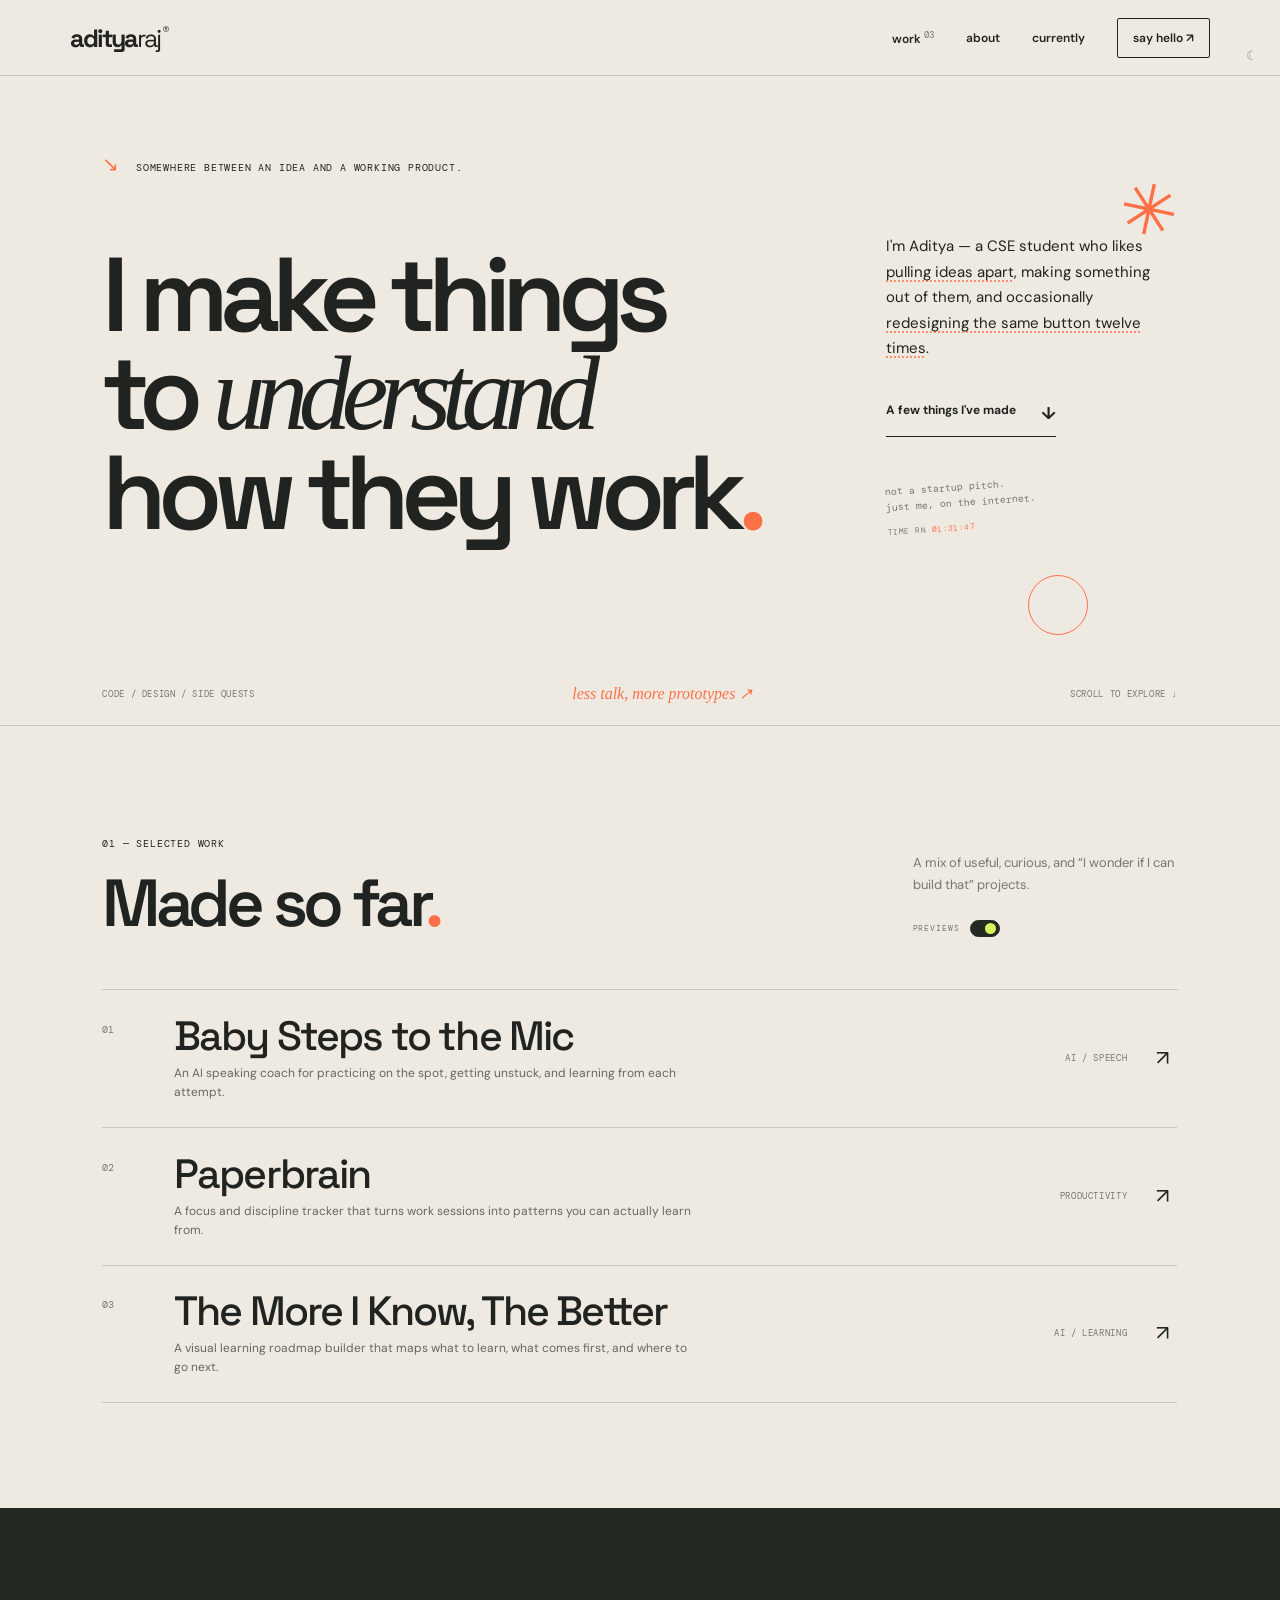
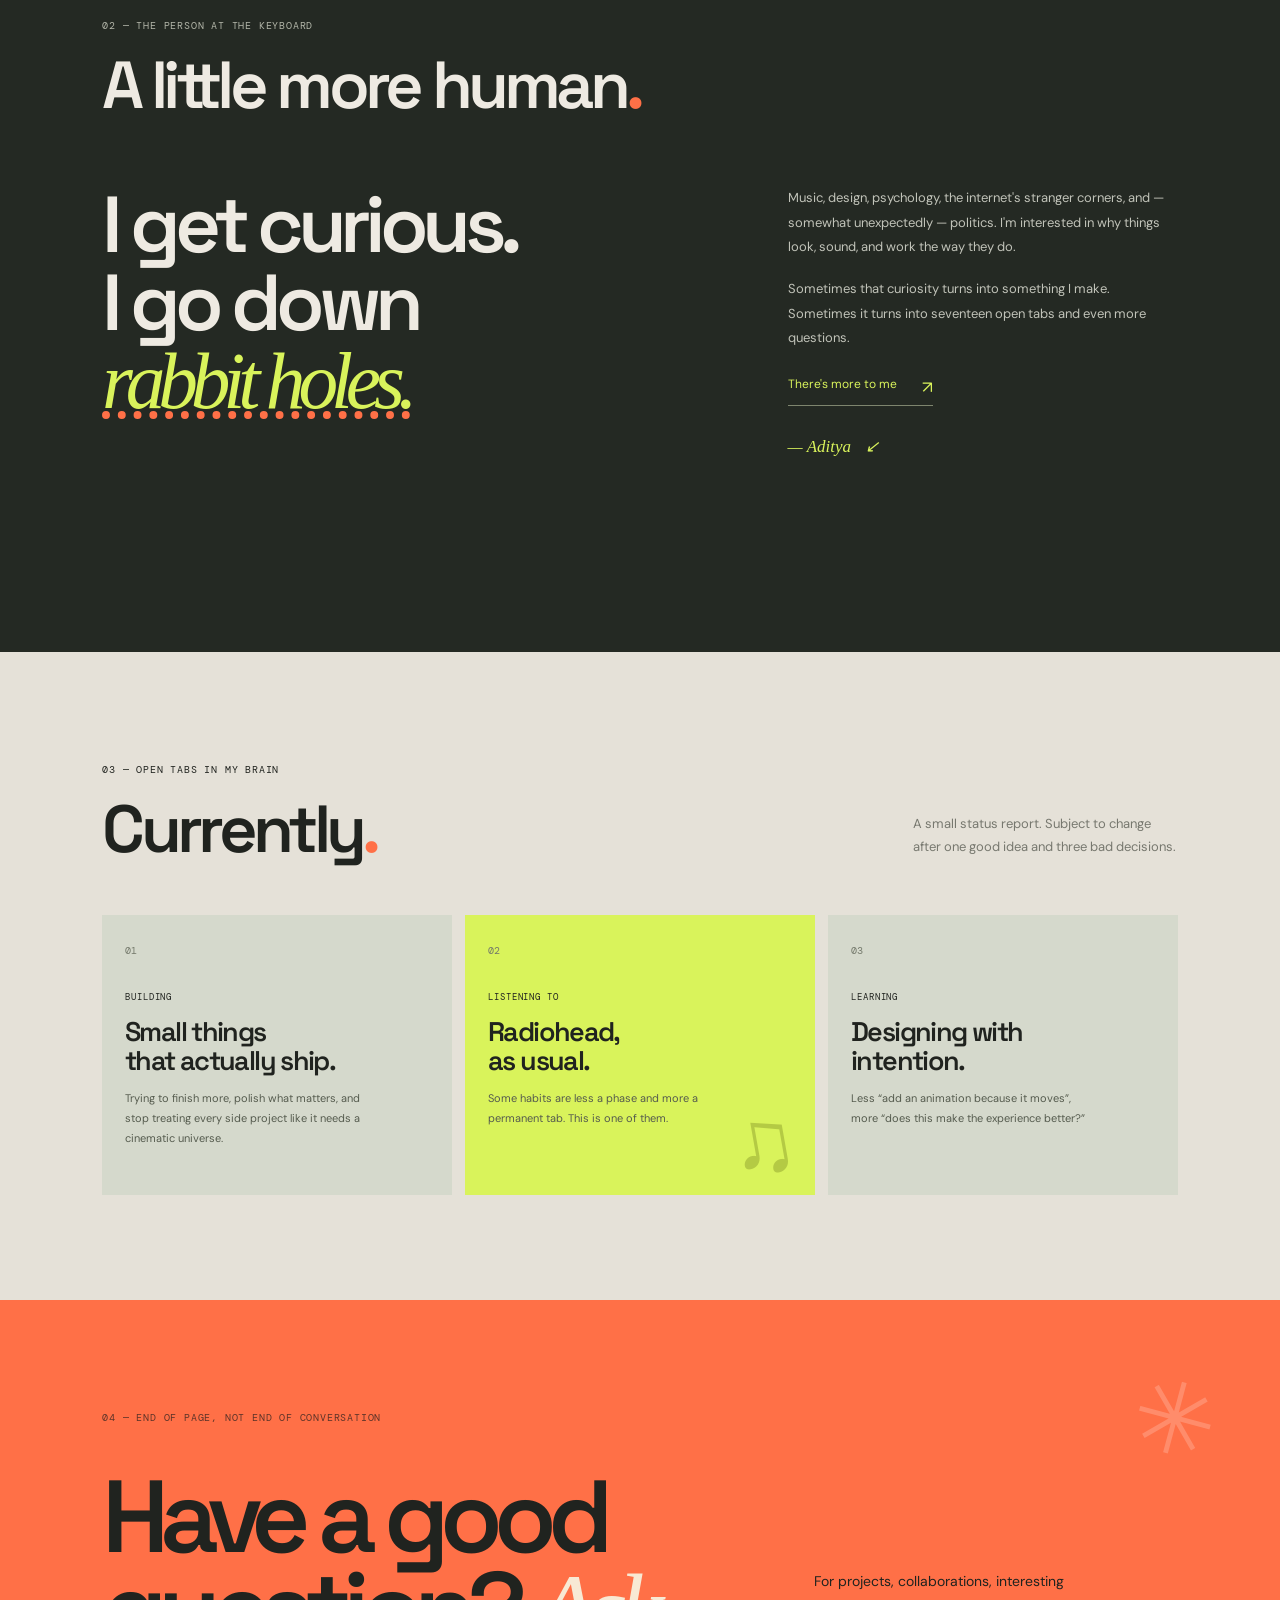
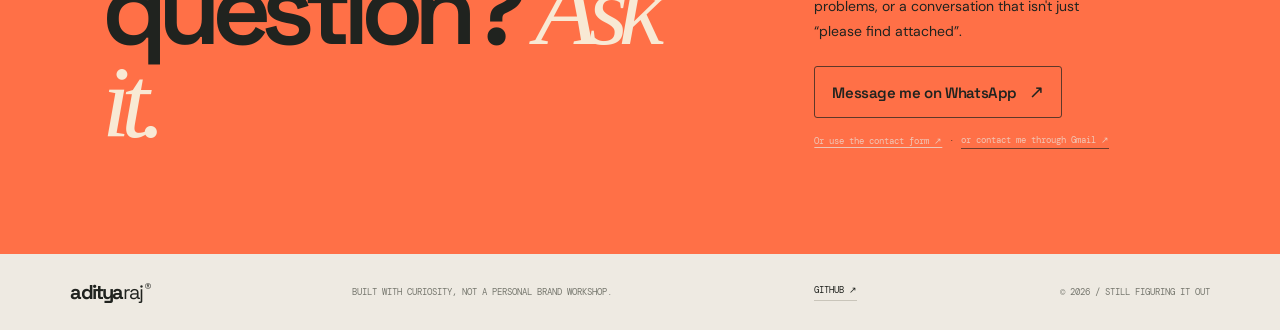
<file: index.html>
<!doctype html>
<html lang="en">
<head>
  <meta charset="utf-8">
  <meta name="viewport" content="width=device-width, initial-scale=1">
  <meta name="theme-color" content="#eeeae2">
  <title>Aditya Raj — making things, figuring things out</title>
  <meta name="description" content="The workbench of Aditya Raj: software, experiments, and things I'm figuring out.">
  <link rel="stylesheet" href="style.css">
</head>
<body>
  <header class="site-header">
    <a class="wordmark" href="#top" aria-label="Aditya Raj home">aditya<span>raj</span><b>®</b></a>
    <nav aria-label="Main navigation">
      <a href="#work">work <sup>03</sup></a>
      <a href="#about">about</a>
      <a href="#notes">currently</a>
      <a href="#contact" class="nav-contact">say hello ↗</a>
    </nav>
    <button class="menu-toggle" aria-label="Toggle menu" aria-expanded="false">menu +</button>
    <button class="theme-toggle" type="button" aria-label="Switch to dark mode" aria-pressed="false"><span class="theme-toggle-icon" aria-hidden="true">☾</span><span class="theme-toggle-text">DARK</span></button>
  </header>

  <main id="top">
    <section class="hero">
      <div class="hero-kicker"><span class="hand-arrow">↘</span> SOMEWHERE BETWEEN AN IDEA AND A WORKING PRODUCT.</div>
      <div class="hero-grid">
        <h1>I make things<br>to <em>understand</em><br>how they work<span class="period">.</span></h1>
        <div class="hero-aside">
          <p class="intro">I'm Aditya — a CSE student who likes <span class="curious-word" tabindex="0" data-note="Usually the fun part starts here.">pulling ideas apart</span>, making something out of them, and occasionally <span class="curious-word" tabindex="0" data-note="Yes, even after it already worked.">redesigning the same button twelve times</span>.</p>
          <a class="text-link" href="#work">A few things I've made <span>↓</span></a>
          <div class="margin-note">not a startup pitch.<br>just me, on the internet.<span class="clock-line">TIME RN <b class="live-clock">--:--:--</b></span></div>
        </div>
      </div>
      <div class="hero-bottom">
        <span>CODE / DESIGN / SIDE QUESTS</span>
        <span class="scribble">less talk, more prototypes ↗</span>
        <span>SCROLL TO EXPLORE ↓</span>
      </div>
      <button class="shape shape-star surprise-trigger" type="button" aria-label="A small surprise">✳</button><div class="surprise-toast" role="status" aria-live="polite" hidden></div>
      <div class="shape shape-ring" aria-hidden="true"></div>
    </section>

    <section class="work section-pad" id="work">
      <div class="section-heading">
        <div><span class="eyebrow">01 — SELECTED WORK</span><h2>Made so far<span class="period">.</span></h2></div>
        <div class="work-heading-tools">
          <p>A mix of useful, curious, and “I wonder if I can build that” projects.</p>
          <label class="preview-toggle" title="Toggle cursor-following project previews">
            <span class="preview-toggle-label">PREVIEWS</span>
            <input id="preview-toggle-input" type="checkbox" checked aria-label="Enable project hover previews">
            <span class="toggle-track" aria-hidden="true"><span class="toggle-thumb"></span></span>
          </label>
        </div>
      </div>

      <div class="project-browser" aria-label="Selected projects">
        <button class="project-row" type="button" data-project="mic">
          <span class="project-index">01</span>
          <span class="project-title-wrap"><span class="project-title">Baby Steps to the Mic</span><span class="project-blurb">An AI speaking coach for practicing on the spot, getting unstuck, and learning from each attempt.</span></span>
          <span class="project-kind">AI / SPEECH</span><span class="project-arrow">↗</span>
        </button>
        <button class="project-row" type="button" data-project="paperbrain">
          <span class="project-index">02</span>
          <span class="project-title-wrap"><span class="project-title">Paperbrain</span><span class="project-blurb">A focus and discipline tracker that turns work sessions into patterns you can actually learn from.</span></span>
          <span class="project-kind">PRODUCTIVITY</span><span class="project-arrow">↗</span>
        </button>
        <button class="project-row" type="button" data-project="more">
          <span class="project-index">03</span>
          <span class="project-title-wrap"><span class="project-title">The More I Know, The Better</span><span class="project-blurb">A visual learning roadmap builder that maps what to learn, what comes first, and where to go next.</span></span>
          <span class="project-kind">AI / LEARNING</span><span class="project-arrow">↗</span>
        </button>
      </div>

      <div class="project-hover-preview" aria-hidden="true">
        <div class="preview-caption"><span>PROJECT PREVIEW</span><span class="preview-number">01 / 03</span></div>
        <div class="preview-art preview-mic is-active">
          <img class="baby-steps-shot" src="baby-steps-real.png" alt="Baby Steps to the Mic live speaking practice screen">
        </div>
        <div class="preview-art preview-paperbrain">
          <img class="paperbrain-shot" src="paperbrain-real.png" alt="Paperbrain focus and discipline dashboard">
        </div>
        <div class="preview-art preview-roadmap">
          <img class="tmik-generation-shot" src="tmik-generation.png" alt="The More I Know, The Better generating a learning roadmap">
          <img class="tmik-roadmap-shot" src="tmik-roadmap.png" alt="The More I Know, The Better dependency graph for learning portfolios">
        </div>
        <div class="preview-instruction">HOVER TO PREVIEW <span>↗</span></div>
      </div>

      <dialog class="project-dialog" aria-labelledby="dialog-title">
        <button class="dialog-close" type="button" aria-label="Close project details">×</button>
        <div class="dialog-topline"><span class="dialog-index">PROJECT / 01</span><span class="dialog-category">AI / SPEECH</span></div>
        <div class="dialog-layout">
          <div class="dialog-visual"></div>
          <div class="dialog-copy">
            <h3 id="dialog-title">Baby Steps to the Mic</h3>
            <p class="dialog-description"></p>
            <div class="dialog-tags"></div>
            <div class="dialog-links"></div>
          </div>
        </div>
        <div class="dialog-bottom"><span>ADITYA RAJ / SELECTED WORK</span><span>ESC TO CLOSE ↗</span></div>
      </dialog>
    </section>

    <section class="about section-pad" id="about">
      <div class="section-heading">
        <div><span class="eyebrow">02 — THE PERSON AT THE KEYBOARD</span><h2>A little more human<span class="period">.</span></h2></div>
      </div>
      <div class="about-grid">
        <div class="about-big">I get curious.<br>I go down<br><em class="curious-word" tabindex="0" data-note="There is probably a Wikipedia tab involved.">rabbit holes.</em></div>
        <div class="about-copy">
          <p>Music, design, psychology, the internet's stranger corners, and — somewhat unexpectedly — politics. I'm interested in why things look, sound, and work the way they do.</p>
          <p>Sometimes that curiosity turns into something I make. Sometimes it turns into seventeen open tabs and even more questions.</p>
          <button class="text-link about-more" type="button">There's more to me <span>↗</span></button>
          <div class="about-signoff">— Aditya <span>↙</span></div>
        </div>
      </div>
    </section>

    <dialog class="about-dialog" aria-labelledby="about-dialog-title">
      <button class="dialog-close about-dialog-close" type="button" aria-label="Close About">×</button>
      <div class="about-dialog-kicker">A LITTLE MORE CONTEXT</div>
      <div class="about-intro">
        <img class="about-portrait" src="aditya-photo.png" alt="Aditya Raj" />
        <div class="about-intro-copy">
          <h3 id="about-dialog-title">Hey, I'm Aditya Raj.</h3>
          <p class="about-lede">I'm usually interested in five different things at once. Occasionally, they even connect.</p>
        </div>
      </div>
      <div class="about-dialog-body">
        <p>Music, design, psychology, politics, and whatever strange corner of the internet I've wandered into lately. I like pulling at a question until it turns into ten more questions. It's a terrible way to get through a to-do list, but a pretty good way to find ideas.</p>
        <p>That curiosity tends to spill into what I make. I like playing with how things look and feel just as much as figuring out how they work. Sometimes it becomes a project; sometimes it's just a new folder called “experiment 2 final final”.</p>
        <p>I'm still figuring out where all these interests lead. For now, I'm happy learning, making things, changing my mind, and seeing what sticks.</p>
      </div>
      <div class="about-resume">
        <div class="about-resume-copy">
          <span class="about-resume-label">THE MORE FORMAL VERSION</span>
          <strong>Want the résumé?</strong>
          <small>Education, experience, skills and the official-looking bits.</small>
        </div>
        <div class="about-resume-actions">
          <a href="aditya-raj-resume.pdf" target="_blank" rel="noopener noreferrer">VIEW PDF ↗</a>
        </div>
      </div>
      <div class="about-socials" aria-label="Connect with Aditya">
        <a href="https://www.linkedin.com/in/aditya-raj-79a53b314/" target="_blank" rel="noreferrer">LINKEDIN ↗</a>
        <a href="mailto:adiwildinn@gmail.com">GMAIL ↗</a>
        <a href="https://github.com/adityarghh" target="_blank" rel="noreferrer">GITHUB ↗</a>
      </div>
    </dialog>

    <section class="currently section-pad" id="notes">
      <div class="section-heading">
        <div><span class="eyebrow">03 — OPEN TABS IN MY BRAIN</span><h2>Currently<span class="period">.</span></h2></div>
        <p>A small status report. Subject to change after one good idea and three bad decisions.</p>
      </div>
      <div class="now-grid">
        <div class="now-card"><span class="now-number">01</span><span class="now-label">BUILDING</span><h3>Small things<br>that actually ship.</h3><p>Trying to finish more, polish what matters, and stop treating every side project like it needs a cinematic universe.</p></div>
        <div class="now-card now-card-yellow"><span class="now-number">02</span><span class="now-label">LISTENING TO</span><h3>Radiohead,<br>as usual.</h3><p>Some habits are less a phase and more a permanent tab. This is one of them.</p><span class="music-mark" role="button" tabindex="0" aria-label="Reveal a tiny music easter egg">♫</span></div>
        <div class="now-card"><span class="now-number">03</span><span class="now-label">LEARNING</span><h3>Designing with<br>intention.</h3><p>Less “add an animation because it moves”, more “does this make the experience better?”</p></div>
      </div>
    </section>

    <section class="contact section-pad" id="contact">
      <span class="eyebrow">04 — END OF PAGE, NOT END OF CONVERSATION</span>
      <div class="contact-grid">
        <h2>Have a good<br>question? <em>Ask it.</em></h2>
        <div class="contact-side"><p>For projects, collaborations, interesting problems, or a conversation that isn't just “please find attached”.</p><a class="whatsapp-cta" href="https://wa.me/917482891365?text=Hey%20Aditya%21%20I%20came%20across%20your%20portfolio%20and%20wanted%20to%20talk." target="_blank" rel="noopener noreferrer" aria-label="Message Aditya on WhatsApp">Message me on WhatsApp <span aria-hidden="true">↗</span></a><small class="contact-alternatives"><button class="contact-open contact-form-link" type="button">Or use the contact form ↗</button><span aria-hidden="true"> · </span><a class="direct-gmail" href="https://mail.google.com/mail/?view=cm&amp;fs=1&amp;to=adiwildinn%40gmail.com&amp;su=Let%27s%20talk" target="_blank" rel="noreferrer">or contact me through Gmail ↗</a></small></div>
      </div>
      <div class="contact-doodle" aria-hidden="true">✳</div>
    </section>

    <dialog class="contact-dialog" aria-labelledby="contact-dialog-title">
      <button class="dialog-close contact-dialog-close" type="button" aria-label="Close contact form">×</button>
      <div class="contact-dialog-kicker">A MESSAGE, NOT A MEETING INVITE</div>
      <div class="contact-dialog-heading">
        <h3 id="contact-dialog-title">Let's talk<span>.</span></h3>
        <p>Tell me a little about what you have in mind. I'll take it from there.</p>
      </div>
      <form class="contact-form" action="https://formspree.io/f/mljgbkvg" method="POST">
        <div class="contact-fields-row">
          <label>Your name
            <input type="text" name="name" placeholder="What should I call you?" autocomplete="name" required>
          </label>
          <label>Your email
            <input type="email" name="email" placeholder="you@example.com" autocomplete="email" required>
          </label>
        </div>
        <label>What's this about?
          <input type="text" name="subject" placeholder="A project, collaboration, question..." required>
        </label>
        <label>Your message
          <textarea name="message" rows="5" placeholder="Give me the context. No need to make it formal." required></textarea>
        </label>
        <input type="text" name="_gotcha" class="contact-honeypot" tabindex="-1" autocomplete="off" aria-hidden="true">
        <div class="contact-form-bottom">
          <p class="contact-form-status" role="status" aria-live="polite">I'll only use your details to reply to this message.</p>
          <button class="contact-submit" type="submit">Send message <span>↗</span></button>
        </div>
      </form>
      <div class="contact-dialog-footer"><span>NOT A FAN OF FORMS?</span><a href="https://mail.google.com/mail/?view=cm&amp;fs=1&amp;to=adiwildinn%40gmail.com&amp;su=Let%27s%20talk" target="_blank" rel="noreferrer">CONTACT ME DIRECTLY THROUGH GMAIL ↗</a></div>
    </dialog>
  </main>

  <footer>
    <a class="wordmark footer-mark" href="#top">aditya<span>raj</span><b>®</b></a>
    <span>BUILT WITH CURIOSITY, NOT A PERSONAL BRAND WORKSHOP.</span>
    <a href="https://github.com/adityarghh" target="_blank" rel="noreferrer">GITHUB ↗</a>
    <span>© <span id="year"></span> / STILL FIGURING IT OUT</span>
  </footer>
  <script src="script.js"></script>
</body>
</html>
</file>
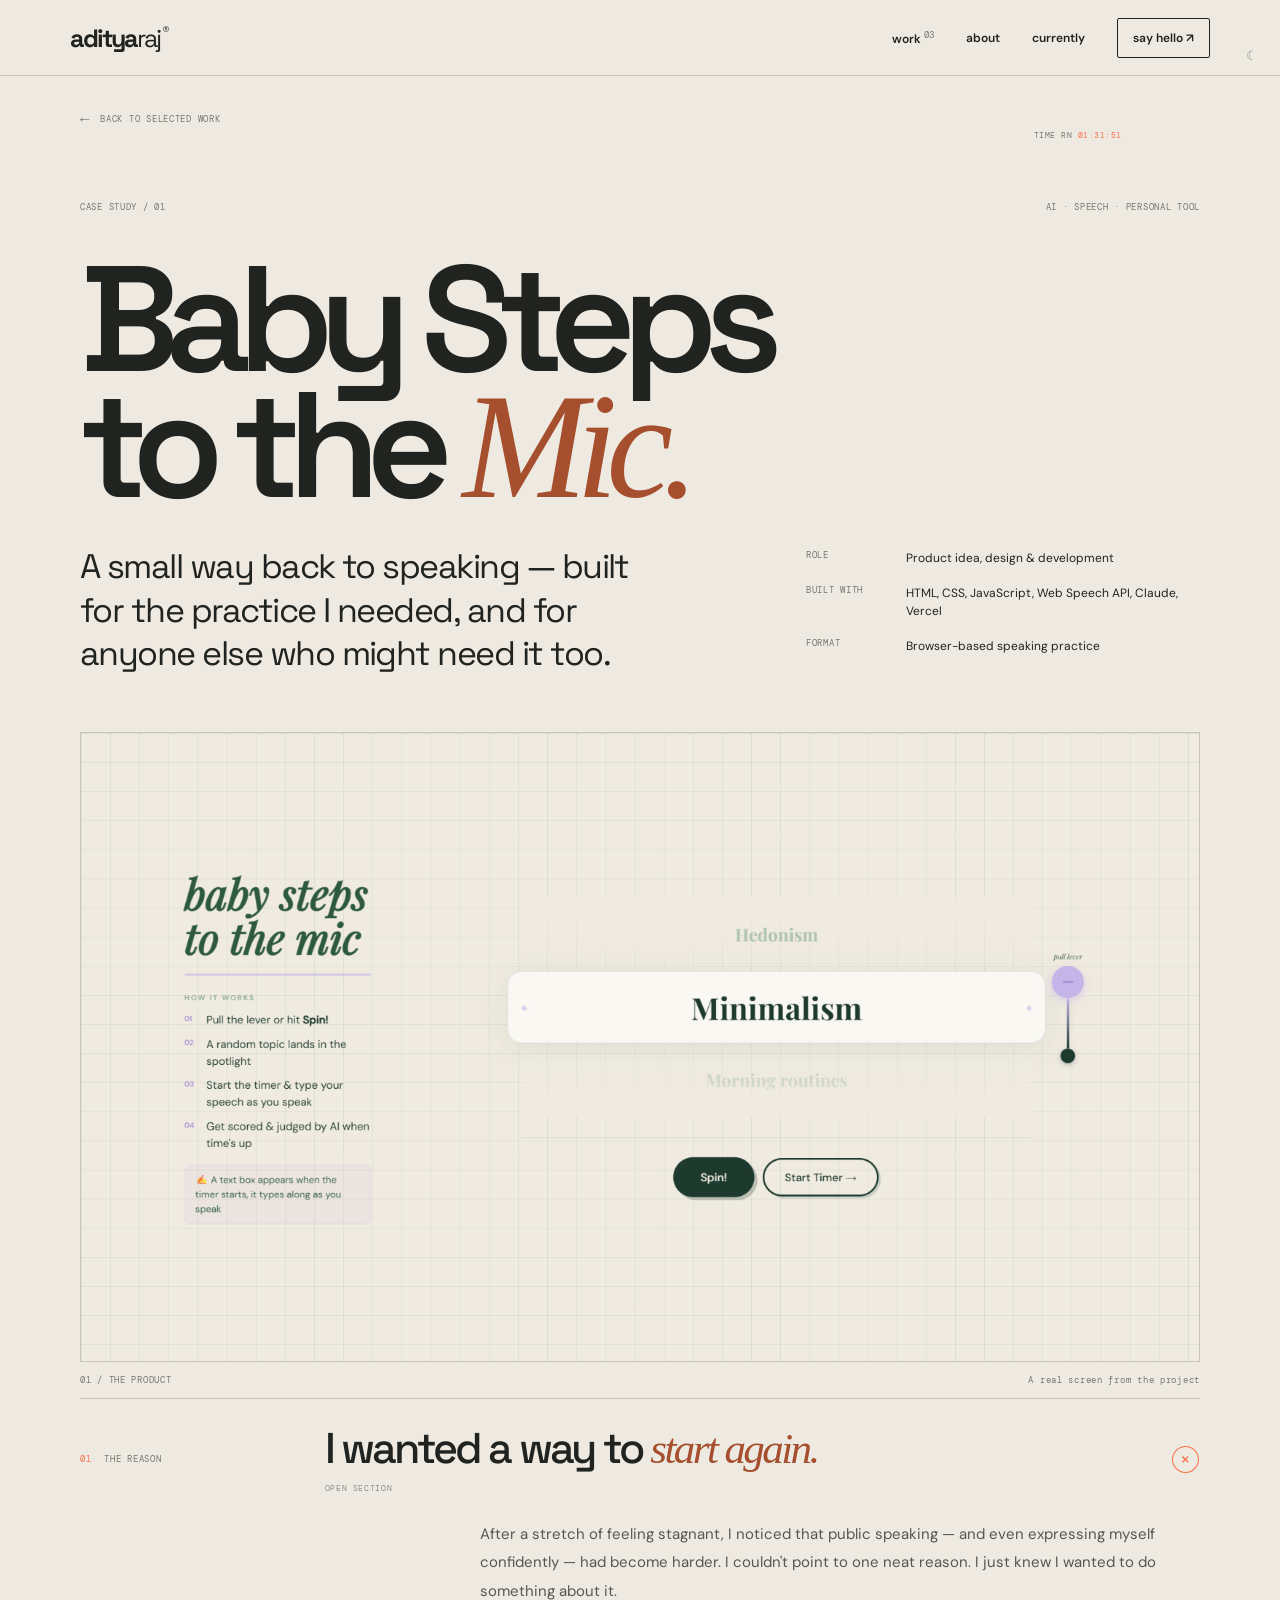
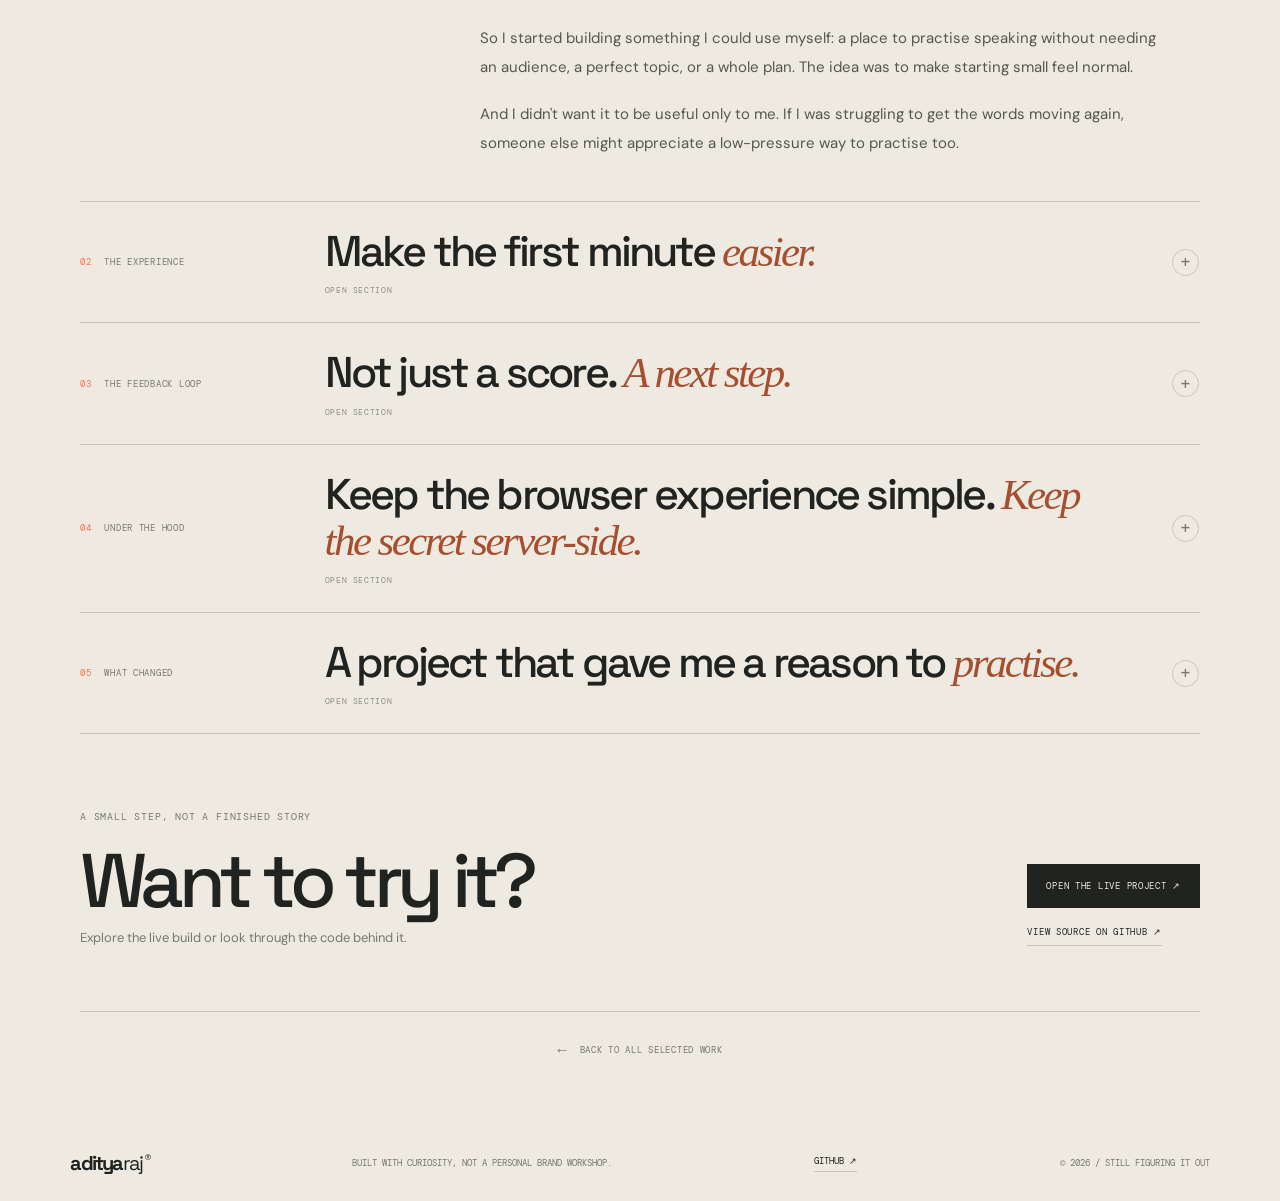
<file: baby-steps-case-study.html>
<!doctype html>
<html lang="en">
<head>
  <meta charset="utf-8">
  <meta name="viewport" content="width=device-width, initial-scale=1">
  <meta name="theme-color" content="#eeeae2" id="theme-color-meta">
  <meta name="description" content="The story behind Baby Steps to the Mic: a personal project built to make public-speaking practice feel a little more approachable.">
  <title>Baby Steps to the Mic — Aditya Raj</title>
  <link rel="stylesheet" href="style.css">
  <link rel="stylesheet" href="case-study.css">
</head>
<body class="case-study-page">
  <header class="site-header">
    <a class="wordmark" href="index.html#top" aria-label="Aditya Raj home">aditya<span>raj</span><b>®</b></a>
    <nav aria-label="Main navigation">
      <a href="index.html#work" aria-current="page">work <sup>03</sup></a>
      <a href="index.html#about">about</a>
      <a href="index.html#notes">currently</a>
      <a href="index.html#contact" class="nav-contact">say hello ↗</a>
    </nav>
    <button class="menu-toggle" aria-label="Toggle menu" aria-expanded="false">menu +</button>
    <button class="theme-toggle" type="button" aria-label="Switch to dark mode" aria-pressed="false"><span class="theme-toggle-icon" aria-hidden="true">☾</span><span class="theme-toggle-text">DARK</span></button>
  </header>

  <main>
    <div class="case-shell">
      <a class="back-link" href="index.html#work"><span aria-hidden="true">←</span> BACK TO SELECTED WORK</a><span class="clock-line case-clock">TIME RN <b class="live-clock">--:--:--</b></span>

      <section class="case-hero" aria-labelledby="case-title">
        <div class="case-kicker"><span>CASE STUDY / 01</span><span>AI · SPEECH · PERSONAL TOOL</span></div>
        <h1 id="case-title">Baby Steps<br>to the <em>Mic.</em></h1>
        <div class="case-hero-bottom">
          <p class="case-deck">A small way back to speaking — built for the practice I needed, and for anyone else who might need it too.</p>
          <dl class="case-meta">
            <div><dt>ROLE</dt><dd>Product idea, design & development</dd></div>
            <div><dt>BUILT WITH</dt><dd>HTML, CSS, JavaScript, Web Speech API, Claude, Vercel</dd></div>
            <div><dt>FORMAT</dt><dd>Browser-based speaking practice</dd></div>
          </dl>
        </div>
        <figure class="case-hero-visual">
          <img src="baby-steps-real.png" alt="A real screenshot of Baby Steps to the Mic's speaking practice interface, with a topic prompt and timed speaking session." fetchpriority="high">
          <figcaption><span>01 / THE PRODUCT</span><span>A real screen from the project</span></figcaption>
        </figure>
      </section>

      <section class="case-section case-opening" aria-labelledby="why-title">
        <div class="section-marker"><span>01</span><span>THE REASON</span></div>
        <div class="case-prose">
          <h2 id="why-title">I wanted a way to <em>start again.</em></h2>
          <p>After a stretch of feeling stagnant, I noticed that public speaking — and even expressing myself confidently — had become harder. I couldn't point to one neat reason. I just knew I wanted to do something about it.</p>
          <p>So I started building something I could use myself: a place to practise speaking without needing an audience, a perfect topic, or a whole plan. The idea was to make starting small feel normal.</p>
          <p>And I didn't want it to be useful only to me. If I was struggling to get the words moving again, someone else might appreciate a low-pressure way to practise too.</p>
        </div>
      </section>

      <section class="case-section" aria-labelledby="practice-title">
        <div class="section-marker"><span>02</span><span>THE EXPERIENCE</span></div>
        <div class="case-prose">
          <h2 id="practice-title">Make the first minute <em>easier.</em></h2>
          <p>The hardest part of practising on your own can be deciding what to say. Baby Steps starts with a prompt library and an animated topic spinner, so the user can get a subject and begin instead of spending the session choosing one.</p>
          <p>A speaking timer gives the attempt a clear shape. It can be adjusted, paused, and resumed, with a circular progress ring and a visual cue as time runs low. Live transcription makes the spoken words visible while the session is happening, alongside a running word count.</p>
          <p>Those choices are intentionally simple: pick a prompt, start talking, and stay with it for a little while. The product is meant to help someone begin practising, not make the act of practising feel like another complicated task.</p>
        </div>
        <div class="practice-flow" aria-label="The speaking practice flow">
          <div class="practice-step"><span>STEP 01</span><div class="step-icon prompt-icon" aria-hidden="true">↻</div><strong>Pick a topic</strong><small>A prompt gets you past the blank page.</small></div>
          <div class="flow-arrow" aria-hidden="true">→</div>
          <div class="practice-step"><span>STEP 02</span><div class="step-icon mic-icon" aria-hidden="true">◉</div><strong>Speak out loud</strong><small>A timer and live transcript keep the attempt moving.</small></div>
          <div class="flow-arrow" aria-hidden="true">→</div>
          <div class="practice-step"><span>STEP 03</span><div class="step-icon feedback-icon" aria-hidden="true">↗</div><strong>Review & reflect</strong><small>Get structured feedback on the attempt.</small></div>
        </div>
      </section>

      <section class="case-section case-split" aria-labelledby="feedback-title">
        <div class="section-marker"><span>03</span><span>THE FEEDBACK LOOP</span></div>
        <div class="case-prose">
          <h2 id="feedback-title">Not just a score. <em>A next step.</em></h2>
          <p>After a session, the app sends the speaking topic and transcript to Claude for evaluation. The response is structured around a score from 1 to 10, an overall verdict, strengths, improvement suggestions, and extra angles the speaker could explore.</p>
          <p>The point isn't to make a number the final word on someone's speaking ability. It's to turn one attempt into something the user can look at, learn from, and use to guide the next one. The results interface presents the score visually and breaks the feedback into scannable sections.</p>
          <p>That structure also gives the AI a clear job. Rather than returning an unbounded paragraph, it returns fields the interface can present consistently.</p>
        </div>
        <aside class="feedback-note">
          <span class="feedback-note-label">THE FEEDBACK SHAPE</span>
          <div class="feedback-score"><strong>07</strong><span>/ 10</span></div>
          <div class="feedback-line"><span>Strengths</span><i></i></div>
          <div class="feedback-line"><span>Ways to improve</span><i></i></div>
          <div class="feedback-line"><span>Try exploring</span><i></i></div>
          <small>Illustrative structure, not a real session result.</small>
        </aside>
      </section>

      <section class="case-section" aria-labelledby="under-the-hood-title">
        <div class="section-marker"><span>04</span><span>UNDER THE HOOD</span></div>
        <div class="case-prose">
          <h2 id="under-the-hood-title">Keep the browser experience simple. <em>Keep the secret server-side.</em></h2>
          <p>The frontend is built with vanilla HTML, CSS, and JavaScript. Speech recognition uses the browser's Web Speech API to transcribe the session in real time; it works best in Chromium-based browsers, so that compatibility is worth knowing up front.</p>
          <p>When the user asks for feedback, the app sends the topic and transcript to a Vercel serverless function. That function calls the Anthropic Claude API using an API key stored in Vercel's environment variables, rather than exposing the key in client-side code. The response is parsed into structured fields, with safeguards for model output and error handling for failed requests.</p>
          <p>That separation gave the project a small footprint without putting the AI integration directly in the browser: one focused frontend, one serverless evaluation endpoint, and a clear handoff between them.</p>
        </div>
        <div class="architecture" aria-label="Simplified application architecture">
          <div class="architecture-node"><span>01 / CLIENT</span><strong>Browser UI</strong><small>HTML · CSS · JavaScript</small></div>
          <div class="architecture-connector"><span>topic + transcript</span><b>→</b></div>
          <div class="architecture-node architecture-server"><span>02 / SERVERLESS</span><strong>Vercel function</strong><small>API key stays in environment variables</small></div>
          <div class="architecture-connector"><span>evaluation request</span><b>→</b></div>
          <div class="architecture-node architecture-ai"><span>03 / AI</span><strong>Claude API</strong><small>Structured coaching feedback</small></div>
        </div>
      </section>

      <section class="case-section case-reflection" aria-labelledby="reflection-title">
        <div class="section-marker"><span>05</span><span>WHAT CHANGED</span></div>
        <div class="case-prose">
          <h2 id="reflection-title">A project that gave me a reason to <em>practise.</em></h2>
          <p>Building it gave me a way to act on a problem I had been sitting with. Using it has helped me feel more comfortable speaking again — not as some dramatic before-and-after, but as a small, practical step in the right direction.</p>
          <p>That is also why the name matters to me. The goal was never to become a perfect speaker in one session. It was to make it easier to show up, try, get a little feedback, and try again.</p>
          <p>There is more I could add, including session history and ways to track progress over time. For now, the core loop is the part I wanted to make real: a prompt, a speaking attempt, and feedback that gives you somewhere to go next.</p>
        </div>
      </section>

      <section class="case-end" aria-labelledby="case-end-title">
        <div class="case-end-copy">
          <span class="eyebrow">A SMALL STEP, NOT A FINISHED STORY</span>
          <h2 id="case-end-title">Want to try it?</h2>
          <p>Explore the live build or look through the code behind it.</p>
        </div>
        <div class="case-actions">
          <a class="case-action-primary" href="https://baby-steps-to-the-mic-adityarghhs-projects.vercel.app/" target="_blank" rel="noopener noreferrer">OPEN THE LIVE PROJECT ↗</a>
          <a href="https://github.com/adityarghh/Baby-steps-to-the-mic" target="_blank" rel="noopener noreferrer">VIEW SOURCE ON GITHUB ↗</a>
        </div>
      </section>

      <a class="back-to-work-bottom" href="index.html#work"><span>←</span> BACK TO ALL SELECTED WORK</a>
    </div>
  </main>

  <footer class="case-footer">
    <a class="wordmark footer-mark" href="index.html#top">aditya<span>raj</span><b>®</b></a>
    <span>BUILT WITH CURIOSITY, NOT A PERSONAL BRAND WORKSHOP.</span>
    <a href="https://github.com/adityarghh" target="_blank" rel="noreferrer">GITHUB ↗</a>
    <span>© <span id="year"></span> / STILL FIGURING IT OUT</span>
  </footer>
  <script src="case-study.js"></script>
</body>
</html>
</file>
<file: style.css>
@import url('https://fonts.googleapis.com/css2?family=DM+Mono:wght@400;500&family=DM+Sans:wght@400;500;600;700&family=Space+Grotesk:wght@400;500;600;700&display=swap');
:root{--paper:#eeeae2;--ink:#20231f;--muted:#77786f;--line:#c9c5ba;--acid:#d9f35b;--orange:#ff7047;--blue:#c6d9d0;--mono:'DM Mono',monospace;--sans:'DM Sans',sans-serif;--display:'Space Grotesk',sans-serif}
*{box-sizing:border-box}html{scroll-behavior:smooth;scroll-padding-top:90px}body{margin:0;background:var(--paper);color:var(--ink);font-family:var(--sans);-webkit-font-smoothing:antialiased}a{color:inherit;text-decoration:none}.topline{height:29px;padding:0 5.5%;display:flex;align-items:center;justify-content:space-between;border-bottom:1px solid var(--line);font:10px var(--mono);letter-spacing:.07em;color:#696b62}.status-dot,.live-dot{display:inline-block;width:7px;height:7px;border-radius:50%;background:#80a33e;margin-left:6px}.site-header{height:76px;padding:0 5.5%;display:flex;align-items:center;justify-content:space-between;border-bottom:1px solid var(--line);position:sticky;top:0;z-index:10;background:rgba(238,234,226,.94);backdrop-filter:blur(12px)}.wordmark{font:700 25px var(--display);letter-spacing:-1.8px}.wordmark span{font-weight:400}.wordmark b{font:10px var(--mono);vertical-align:top;margin-left:3px}.site-header nav{display:flex;align-items:center;gap:32px;font-size:12px;font-weight:600}.site-header nav a{transition:opacity .2s}.site-header nav a:hover{opacity:.55}.site-header sup{font:9px var(--mono);color:var(--muted)}.nav-contact{border:1px solid var(--ink);padding:11px 15px;border-radius:2px}.menu-toggle{display:none;background:none;border:0;font:12px var(--mono)}
.hero{min-height:650px;padding:75px 8% 25px;position:relative;overflow:hidden;border-bottom:1px solid var(--line)}.hero-kicker,.eyebrow{font:10px var(--mono);letter-spacing:.08em}.hand-arrow{font-size:20px;color:var(--orange);margin-right:9px}.hero-grid{display:grid;grid-template-columns:1.5fr .6fr;gap:5%;align-items:end;margin-top:42px;position:relative;z-index:1}.hero h1{font:600 clamp(56px,8.2vw,118px)/.94 var(--display);letter-spacing:-.085em;margin:0;max-width:900px}.hero h1 em,.about-big em,.contact h2 em{font-family:Georgia,serif;font-weight:400;letter-spacing:-.09em}.period{color:var(--orange)}.hero-aside{padding:0 0 8px;max-width:285px}.intro{font-size:15px;line-height:1.7;max-width:300px}.text-link{display:inline-flex;gap:25px;border-bottom:1px solid var(--ink);padding:12px 0;font-size:12px;font-weight:700;margin-top:13px}.text-link span{font-size:17px}.margin-note{font:10px/1.6 var(--mono);color:var(--muted);margin-top:42px;transform:rotate(-4deg);display:inline-block}.hero-bottom{position:absolute;left:8%;right:8%;bottom:22px;display:flex;justify-content:space-between;align-items:center;font:9px var(--mono);letter-spacing:.07em;color:var(--muted)}.scribble{font:italic 16px Georgia;color:var(--orange);letter-spacing:0}.shape{position:absolute;pointer-events:none}.shape-star{right:8%;top:100px;color:var(--orange);font-size:70px;transform:rotate(12deg)}.shape-ring{right:15%;bottom:90px;width:60px;height:60px;border:1px solid var(--orange);border-radius:50%}
.section-pad{padding:105px 8%}.section-heading{display:flex;justify-content:space-between;align-items:end;gap:30px;margin-bottom:52px}.section-heading h2{font:600 clamp(40px,5.2vw,68px)/1 var(--display);letter-spacing:-.07em;margin:18px 0 0}.section-heading>p{font-size:13px;line-height:1.7;max-width:265px;color:var(--muted);margin:0 0 5px}.project{display:grid;grid-template-columns:1.08fr .92fr;min-height:355px;border-top:1px solid var(--line);padding:25px 0;gap:7%;align-items:center}.project:last-of-type{border-bottom:1px solid var(--line)}.project-reverse .project-art{order:2}.project-reverse .project-copy{order:1}.project-art{height:310px;position:relative;overflow:hidden;display:flex;align-items:center;justify-content:center;background:#d9d9ce}.art-label{position:absolute;top:17px;left:18px;font:9px var(--mono);letter-spacing:.08em;z-index:2}.passsecure-art{background:#242923;color:#d9f35b}.terminal{width:72%;border:1px solid #5d6650;background:#191d19;box-shadow:12px 12px 0 rgba(0,0,0,.12);font-family:var(--mono)}.terminal-bar{height:30px;border-bottom:1px solid #41493c;display:flex;align-items:center;gap:5px;padding:0 10px;color:#939b88;font-size:9px}.terminal-bar i{width:5px;height:5px;border-radius:50%;background:#7c856c}.terminal-bar span{margin-left:auto}.terminal-content{padding:23px}.muted{font-size:10px;color:#9aa08f;display:block;margin-bottom:18px}.terminal-content strong{font-size:20px;letter-spacing:3px}.strength{display:flex;gap:4px;margin:15px 0}.strength i{height:4px;flex:1;background:#d9f35b}.strength i:last-child{background:#48503f}.terminal-foot{display:flex;justify-content:space-between;font-size:9px;border-top:1px solid #41493c;padding-top:12px}.corner-mark{position:absolute;right:17px;bottom:13px;font:10px var(--mono)}.project-copy{padding:20px 0}.project-meta{display:flex;justify-content:space-between;gap:12px;font:9px var(--mono);color:var(--muted);letter-spacing:.04em}.project h3{font:600 clamp(30px,3vw,43px) var(--display);letter-spacing:-.06em;margin:23px 0 12px}.project-copy>p{font-size:13px;line-height:1.8;color:#5d5f57;max-width:420px}.project-bottom{display:flex;align-items:center;gap:7px;margin-top:25px;flex-wrap:wrap}.tag{font:9px var(--mono);padding:7px 9px;border:1px solid var(--line);border-radius:2px}.project-bottom a{font:10px var(--mono);margin-left:auto;border-bottom:1px solid var(--ink);padding-bottom:4px}.docuquery-art{background:#d8c9b3}.paper-stack{position:relative;width:190px;height:220px;transform:rotate(-5deg)}.paper{position:absolute;width:150px;height:190px;top:15px;left:20px;border:1px solid #9e8e77}.paper-back{background:#8c9e91;transform:rotate(12deg) translate(20px,-7px)}.paper-mid{background:#f0e5d4;transform:rotate(5deg) translate(9px,0)}.paper-front{background:#fff8e9;padding:19px 16px;box-shadow:5px 6px 0 rgba(72,55,34,.13)}.paper-front>span{font:11px var(--mono);color:var(--orange)}.paper-front b{display:block;font:600 23px/1 var(--display);letter-spacing:-1.5px;margin-top:14px}.paper-front small{font:7px var(--mono);display:block;margin-top:13px;color:#888}.paper-lines{height:25px;margin-top:13px;background:repeating-linear-gradient(to bottom,transparent 0 6px,#c9c0b0 6px 7px)}.floating-note{position:absolute;right:10%;bottom:55px;font:italic 14px Georgia;line-height:1.3;color:#7b4d3e;transform:rotate(7deg)}.atm-art{background:#bfc9b6}.atm-screen{width:55%;min-width:210px;background:#222b26;color:#e3f1c8;padding:22px 18px;box-shadow:10px 10px 0 rgba(30,45,30,.12);font-family:var(--mono)}.atm-brand{font-size:11px;letter-spacing:.12em}.atm-brand span{color:#d9f35b}.atm-balance{font:600 25px var(--display);margin-top:28px}.atm-caption{font-size:7px;color:#a7b5a0;margin-top:4px}.atm-buttons{display:grid;grid-template-columns:1fr 1fr;gap:6px;margin-top:25px}.atm-buttons span{border:1px solid #526252;padding:8px 5px;text-align:center;font-size:7px}.side-stamp{position:absolute;right:17px;bottom:15px;font:9px var(--mono);transform:rotate(-90deg);transform-origin:right}.chat-art{background:#c5d9d1}.chat-window{width:72%;padding:20px;background:#f1f0e6;border:1px solid #9daea4;box-shadow:8px 8px 0 rgba(42,72,56,.1)}.chat-top{font:9px var(--mono);padding-bottom:15px;border-bottom:1px solid #d1d7ce;margin-bottom:17px}.chat-top .live-dot{margin:0 8px 0 0}.bubble{font-size:10px;line-height:1.5;padding:9px 11px;border-radius:8px;margin:9px 0;max-width:85%}.bubble-left{background:#dfe4d8}.bubble-right{background:#d9f35b;margin-left:auto}.typing{font:8px var(--mono);color:#7c8278;margin-top:18px}.typing span{color:var(--orange)}.orbit{position:absolute;right:8%;top:42%;font:22px var(--mono);color:#46675a;transform:rotate(18deg)}.work-footnote{font:italic 13px Georgia;color:var(--muted);margin-top:22px}
.about{background:#242923;color:var(--paper)}.about .eyebrow{color:#b2b5a8}.about-grid{display:grid;grid-template-columns:1fr .7fr;gap:12%;padding:15px 0 90px}.about-big{font:600 clamp(45px,6.2vw,83px)/.98 var(--display);letter-spacing:-.08em}.about-big em{color:var(--acid)}.about-copy p{font-size:13px;line-height:1.9;color:#c1c3b9;margin:0 0 17px}.about-signoff{font:italic 17px Georgia;color:var(--acid);margin-top:30px}.about-signoff span{margin-left:10px}.toolbox{border-top:1px solid #55594f;padding-top:20px}.toolbox-title{font:10px var(--mono);display:flex;justify-content:space-between;color:var(--acid)}.toolbox-list{display:grid;grid-template-columns:repeat(4,1fr);gap:22px;margin-top:35px}.toolbox-list>div{border-top:1px solid #55594f;padding-top:12px}.toolbox-list b{font:10px var(--mono);color:#888e7d}.toolbox-list span{display:block;font:600 17px var(--display);margin-top:22px}.toolbox-list p{font-size:11px;line-height:1.7;color:#b6b8af}
.currently{background:#e5e1d8}.now-grid{display:grid;grid-template-columns:repeat(3,1fr);gap:13px}.now-card{position:relative;min-height:280px;background:#d5d9cc;padding:23px;overflow:hidden}.now-card-yellow{background:var(--acid)}.now-number{font:10px var(--mono);color:#73786a}.now-label{display:block;font:9px var(--mono);letter-spacing:.1em;margin-top:32px}.now-card h3{font:600 27px/1.08 var(--display);letter-spacing:-.06em;margin:14px 0}.now-card p{font-size:11px;line-height:1.8;max-width:240px;color:#555b4e}.music-mark{position:absolute;right:18px;bottom:2px;font:90px Georgia;color:#b4ca44;transform:rotate(-10deg)}
.contact{position:relative;background:var(--orange);overflow:hidden}.contact .eyebrow{color:#5e3429}.contact-grid{display:grid;grid-template-columns:1fr .6fr;gap:10%;align-items:end;margin-top:45px;position:relative;z-index:1}.contact h2{font:600 clamp(55px,8vw,105px)/.9 var(--display);letter-spacing:-.09em;margin:0}.contact h2 em{color:#f8e9d4}.contact-side p{font-size:14px;line-height:1.8;max-width:300px}.big-email{display:inline-block;font:600 24px var(--display);letter-spacing:-.04em;border-bottom:1px solid var(--ink);padding:10px 0}.contact-side small{display:block;font:9px var(--mono);margin-top:12px;color:#38271f}.contact-doodle{position:absolute;right:5%;top:10%;font-size:100px;color:rgba(255,255,255,.2);transform:rotate(15deg)}
footer{padding:25px 5.5%;display:flex;align-items:center;justify-content:space-between;gap:20px;font:9px var(--mono);color:var(--muted)}.footer-mark{color:var(--ink);font-size:20px}footer>a:not(.wordmark){color:var(--ink);border-bottom:1px solid var(--line);padding-bottom:4px}
@media(max-width:760px){.site-header{height:65px}.site-header nav{display:none;position:absolute;top:64px;left:0;right:0;background:var(--paper);padding:25px 7%;border-bottom:1px solid var(--line);flex-direction:column;align-items:flex-start;gap:22px}.site-header nav.open{display:flex}.menu-toggle{display:block}.hero{padding:58px 7% 70px;min-height:auto}.hero-grid{grid-template-columns:1fr;gap:35px;margin-top:38px}.hero h1{font-size:clamp(53px,13vw,86px)}.hero-aside{max-width:420px}.margin-note{margin-top:18px}.shape-star{right:8%;top:35px;font-size:45px}.shape-ring{right:12%;bottom:100px;width:35px;height:35px}.hero-bottom{left:7%;right:7%;font-size:7px;gap:10px}.scribble{display:none}.section-pad{padding:72px 7%}.section-heading{align-items:flex-start;flex-direction:column;margin-bottom:35px;gap:20px}.section-heading>p{max-width:370px}.project,.project-reverse{grid-template-columns:1fr;gap:12px;padding:22px 0 28px}.project-reverse .project-art,.project-reverse .project-copy{order:initial}.project-art{height:270px}.project-copy{padding:10px 0}.project h3{margin-top:18px}.about-grid{grid-template-columns:1fr;gap:35px;padding-bottom:60px}.toolbox-list{grid-template-columns:1fr 1fr;row-gap:28px}.toolbox-list span{margin-top:14px}.now-grid{grid-template-columns:1fr}.now-card{min-height:235px}.contact-grid{grid-template-columns:1fr;gap:35px}.contact h2{font-size:clamp(54px,13vw,88px)}.contact-doodle{font-size:70px;top:7%;right:4%}footer{flex-wrap:wrap;justify-content:space-between}footer>span:nth-child(2){order:5;width:100%;line-height:1.6}.topline{padding:0 7%;font-size:8px}}
@media(prefers-reduced-motion:reduce){html{scroll-behavior:auto}*{animation:none!important;transition:none!important}}


/* Project index: typography-first list with an interactive visual preview */
.project-browser{position:relative;border-top:1px solid var(--line);z-index:1}
.project-row{position:relative;width:100%;display:grid;grid-template-columns:54px minmax(0,1fr) 100px 24px;gap:18px;align-items:center;text-align:left;background:transparent;border:0;border-bottom:1px solid var(--line);padding:25px 8px 25px 0;color:var(--ink);cursor:pointer;font:inherit;z-index:2}
.project-index{font:10px var(--mono);color:var(--muted);align-self:start;padding-top:8px}
.project-title-wrap{display:flex;flex-direction:column;gap:6px}
.project-title{font:500 clamp(26px,3.2vw,43px)/1.04 var(--display);letter-spacing:-.045em;transition:transform .35s cubic-bezier(.2,.7,.1,1),color .25s}
.project-blurb{font:12px/1.6 var(--sans);color:#65675e;max-width:520px;transition:color .25s}
.project-kind{font:9px var(--mono);letter-spacing:.07em;color:var(--muted);justify-self:end}
.project-arrow{font-size:21px;justify-self:end;transition:transform .3s,color .3s}
.project-row:hover .project-title,.project-row:focus-visible .project-title{transform:translateX(8px);color:#a64f2e}
.project-row:hover .project-blurb,.project-row:focus-visible .project-blurb{color:var(--ink)}
.project-row:hover .project-arrow,.project-row:focus-visible .project-arrow{transform:translate(3px,-3px);color:#a64f2e}
.project-row:focus-visible{outline:2px solid #a64f2e;outline-offset:3px}
.project-hover-preview{position:fixed;z-index:8;left:0;top:0;width:min(27vw,330px);height:min(31vw,260px);transform:translate3d(0,0,0) rotate(2deg) scale(.97);pointer-events:none;opacity:0;visibility:hidden;will-change:left,top,opacity,transform;transition:opacity .22s ease,visibility .22s,transform .22s cubic-bezier(.2,.7,.1,1);background:linear-gradient(145deg,#292e27 0%,#222720 100%);padding:12px;border:1px solid rgba(238,234,226,.08);border-radius:17px;box-shadow:0 20px 48px rgba(20,22,19,.2),0 5px 14px rgba(20,22,19,.1);color:#eeeae2}
.project-hover-preview.is-visible{opacity:1;visibility:visible;transform:translate3d(0,0,0) rotate(0deg) scale(1)}
.preview-caption{display:flex;justify-content:space-between;font:8px var(--mono);letter-spacing:.08em;color:#b9b8ab;margin:2px 3px 10px}
.preview-art{display:none;position:relative;height:calc(100% - 46px);overflow:hidden;border-radius:9px}
.preview-art.is-active{display:flex;animation:preview-enter .45s cubic-bezier(.2,.7,.1,1) both}
.preview-passsecure{background:#191d19;flex-direction:column;padding:0 9%}
.preview-browser-bar{height:31px;display:flex;align-items:center;gap:5px;border-bottom:1px solid #4b5146;width:100%;font:8px var(--mono);color:#969b8d}
.preview-browser-bar i{width:5px;height:5px;background:#92997e;border-radius:50%}.preview-browser-bar span{margin-left:auto}
.preview-pass-content{display:flex;flex-direction:column;gap:16px;margin:auto 0;width:100%;font-family:var(--mono)}
.preview-pass-content>span,.preview-pass-content small{font-size:8px;letter-spacing:.08em;color:#b4bd9b}
.preview-pass-content strong{font-size:clamp(18px,2.2vw,28px);letter-spacing:4px;color:#d9f35b}
.preview-meter{display:flex;gap:4px}.preview-meter i{height:4px;flex:1;background:#d9f35b}.preview-meter i:last-child{background:#454b3f}
.preview-docuquery{background:#d8c9b3;align-items:center;justify-content:center;gap:12px;padding:5%}
.preview-doc-paper{width:49%;height:88%;background:#fff8e9;padding:7%;box-shadow:5px 6px 0 rgba(45,35,25,.13);transform:rotate(-5deg);color:#22231f;display:flex;flex-direction:column}
.preview-doc-paper span,.preview-doc-paper small,.preview-doc-chat>span{font:7px var(--mono);color:#a64f2e}
.preview-doc-paper strong{font:500 clamp(17px,2vw,26px)/1.03 var(--display);letter-spacing:-.04em;margin-top:25px}
.preview-doc-lines{height:30px;margin-top:auto;background:repeating-linear-gradient(to bottom,transparent 0 6px,#d2c9b9 6px 7px)}
.preview-doc-chat{width:45%;background:#f4ead9;padding:5%;transform:translateY(24px);box-shadow:5px 6px 0 rgba(45,35,25,.08);color:#333}
.preview-doc-chat p{font:10px/1.5 var(--sans)}
.preview-apexatm{background:#aab5a5;align-items:center;justify-content:center}
.preview-atm-ui{width:72%;background:#222b26;color:#e3f1c8;padding:8%;font-family:var(--mono);box-shadow:9px 10px 0 rgba(30,45,30,.15);display:flex;flex-direction:column}
.preview-atm-ui>span{font-size:9px;letter-spacing:.12em}.preview-atm-ui strong{font:500 clamp(20px,2.2vw,30px) var(--display);margin-top:24px}.preview-atm-ui small{font-size:7px;color:#a7b5a0;margin-top:5px}
.preview-atm-grid{display:grid;grid-template-columns:1fr 1fr;gap:5px;margin-top:23px}.preview-atm-grid i{font:7px var(--mono);font-style:normal;border:1px solid #526252;padding:8px 4px;text-align:center}
.preview-chat{background:#c5d9d1;align-items:center;justify-content:center}
.preview-chat-ui{background:#f1f0e6;border:1px solid #9daea4;width:82%;padding:7%;box-shadow:8px 8px 0 rgba(42,72,56,.1);color:#30332d}
.preview-chat-ui>span{font:7px var(--mono);letter-spacing:.07em}
.preview-chat-ui p{font:10px/1.5 var(--sans);background:#dfe4d8;padding:9px;margin:12px 0;width:85%}
.preview-chat-ui .preview-chat-reply{background:#d9f35b;margin-left:auto}
.preview-instruction{position:absolute;left:15px;right:15px;bottom:13px;display:flex;justify-content:space-between;font:8px var(--mono);letter-spacing:.08em;color:#aaa99d}
.preview-instruction span{color:#d9f35b}
.project-dialog{width:min(880px,calc(100% - 36px));max-width:none;border:1px solid #77766d;background:#eeeae2;color:#20231f;padding:28px;box-shadow:0 24px 100px rgba(0,0,0,.4)}
.project-dialog::backdrop{background:rgba(15,17,15,.78);backdrop-filter:blur(8px)}
.dialog-close{position:absolute;right:18px;top:10px;border:0;background:transparent;color:inherit;font-size:32px;cursor:pointer;line-height:1}
.dialog-topline,.dialog-bottom{display:flex;justify-content:space-between;gap:15px;font:9px var(--mono);letter-spacing:.08em;color:#77786f}
.dialog-layout{display:grid;grid-template-columns:1.05fr .95fr;gap:35px;margin:30px 0}
.dialog-visual{min-height:300px;display:flex;align-items:center;justify-content:center;overflow:hidden;background:#242923}
.dialog-visual .preview-art{display:flex!important;position:relative;width:100%;height:300px}
.dialog-copy{display:flex;flex-direction:column;align-items:flex-start;justify-content:center}
.dialog-copy h3{font:500 clamp(34px,5vw,55px)/1 var(--display);letter-spacing:-.055em;margin:0 0 18px}
.dialog-description{font:13px/1.8 var(--sans);color:#55574f}
.dialog-tags{display:flex;flex-wrap:wrap;gap:7px;margin-top:12px}
.dialog-tags span{border:1px solid #c9c5ba;padding:7px 9px;font:9px var(--mono)}
.dialog-links{display:flex;gap:18px;flex-wrap:wrap;margin-top:28px}
.dialog-links a{font:10px var(--mono);border-bottom:1px solid #20231f;padding-bottom:5px}
.dialog-links a:hover{color:#a64f2e;border-color:#a64f2e}
.dialog-bottom{border-top:1px solid #c9c5ba;padding-top:15px}
body.dialog-open{overflow:visible}
@keyframes preview-enter{from{opacity:0;transform:translateY(10px) scale(.985)}to{opacity:1;transform:translateY(0) scale(1)}}
@media(max-width:760px){.project-row{grid-template-columns:30px minmax(0,1fr) 18px;gap:10px;padding:21px 0}.project-kind{display:none}.project-title{font-size:29px}.project-blurb{font-size:11px}.project-hover-preview{display:none}.project-dialog{padding:20px}.dialog-layout{grid-template-columns:1fr;gap:20px;margin:25px 0}.dialog-visual,.dialog-visual .preview-art{min-height:220px;height:220px}.dialog-copy h3{font-size:38px}.dialog-bottom{font-size:7px}}

/* Small opt-out for cursor-following previews */
.work-heading-tools{display:flex;flex-direction:column;align-items:flex-start;gap:18px;max-width:265px}
.work-heading-tools>p{font-size:13px;line-height:1.7;max-width:265px;color:var(--muted);margin:0 0 5px}
.preview-toggle{display:inline-flex;align-items:center;gap:10px;cursor:pointer;user-select:none}
.preview-toggle-label{font:8px var(--mono);letter-spacing:.11em;color:var(--muted)}
.preview-toggle input{position:absolute;opacity:0;width:1px;height:1px;pointer-events:none}
.toggle-track{width:30px;height:17px;border:1px solid #8d8b80;border-radius:99px;padding:2px;display:inline-flex;align-items:center;transition:background .2s,border-color .2s}
.toggle-thumb{width:11px;height:11px;border-radius:50%;background:#8d8b80;transform:translateX(0);transition:transform .22s cubic-bezier(.2,.7,.1,1),background .2s}
.preview-toggle input:checked+.toggle-track{background:#242923;border-color:#242923}
.preview-toggle input:checked+.toggle-track .toggle-thumb{transform:translateX(12px);background:#d9f35b}
.preview-toggle input:focus-visible+.toggle-track{outline:2px solid #a64f2e;outline-offset:3px}
.preview-toggle input:not(:checked)+.toggle-track{background:transparent}
.preview-toggle input:not(:checked)+.toggle-track .toggle-thumb{background:#8d8b80}
@media(max-width:760px){.work-heading-tools{max-width:none;flex-direction:row;align-items:center;justify-content:space-between;width:100%;gap:12px}.work-heading-tools>p{max-width:260px}.preview-toggle{flex-shrink:0}}

/* Three chosen projects: each preview has its own visual language */
.preview-mic{background:#252923;align-items:center;justify-content:center;padding:6%}
.mic-window{width:100%;height:100%;background:#191c19;border:1px solid #55594d;color:#eeeae2;display:flex;flex-direction:column}
.mic-window-top{display:flex;justify-content:space-between;gap:10px;border-bottom:1px solid #41443c;padding:10px;font:7px var(--mono);color:#aaa99d}
.mic-window-top span:first-child{color:#b4a17a;white-space:nowrap}
.mic-content{padding:8%;display:flex;flex-direction:column;align-items:flex-start;gap:12px}
.mic-kicker{font:7px var(--mono);letter-spacing:.1em;color:#b4a17a}
.mic-content strong{font:500 clamp(20px,2.4vw,32px)/1.02 var(--display);letter-spacing:-.04em}
.mic-wave{height:27px;display:flex;align-items:center;gap:4px;width:100%;border-bottom:1px solid #41443c}
.mic-wave i{display:block;width:3px;height:var(--h,10px);background:#b4a17a;animation:mic-wave 1s ease-in-out infinite alternate}
.mic-wave i:nth-child(2n){--h:18px;animation-delay:-.3s}.mic-wave i:nth-child(3n){--h:23px;animation-delay:-.65s}.mic-wave i:nth-child(4n){--h:7px;animation-delay:-.1s}
.mic-content small{font:6px var(--mono);color:#a7aa9d}
.preview-paperbrain{background:#1d2027;align-items:center;justify-content:center;gap:8%;padding:7%;color:#ecebe7}
.paperbrain-clock{width:52%;background:#292d36;border:1px solid #454a56;padding:7%;box-shadow:6px 7px 0 rgba(0,0,0,.15)}
.paperbrain-clock>span,.paperbrain-stats>span,.paperbrain-stats small{display:block;font:7px var(--mono);letter-spacing:.08em;color:#a8adba}
.paperbrain-clock strong{display:block;font:500 clamp(25px,3vw,38px) var(--display);margin:14px 0}
.paperbrain-clock strong span{color:#b4a17a;animation:clock-blink 1s steps(2) infinite}
.clock-controls{display:flex;gap:6px}.clock-controls i{font:8px var(--mono);font-style:normal;border:1px solid #505664;padding:5px 7px;color:#c9cbd0}
.paperbrain-stats{width:67%;background:#d9d5ca;color:#252722;padding:6%;transform:translate(12%, -4%) rotate(2deg);box-shadow:5px 6px 0 rgba(0,0,0,.13)}
.paperbrain-stats>strong{display:block;font:500 clamp(24px,3vw,35px) var(--display);margin:6px 0}
.paperbrain-stats small{color:#686b62;font-size:6px}
.paperbrain-bars{display:flex;align-items:end;gap:4px;height:24px;margin-top:10px}.paperbrain-bars i{flex:1;background:#8d9a7a;height:35%}.paperbrain-bars i:nth-child(2n){height:80%}.paperbrain-bars i:nth-child(3n){height:55%}.paperbrain-bars i:nth-child(5n){height:100%}
.preview-roadmap{background:#e2dfd5;color:#282a25;display:flex;flex-direction:column;padding:7%;overflow:hidden}
.roadmap-head>span{font:7px var(--mono);color:#7c806e;letter-spacing:.1em}.roadmap-head strong{display:block;font:500 clamp(20px,2.6vw,32px)/1.05 var(--display);margin:12px 0 4px;letter-spacing:-.04em}.roadmap-head small{font:9px var(--sans);color:#77786f}
.roadmap-nodes{display:grid;grid-template-columns:1fr;gap:4px;margin-top:17px;position:relative;width:70%}
.roadmap-nodes span{font:8px var(--mono);border:1px solid #c3c1b7;padding:7px 9px;background:#efede5}
.roadmap-nodes i{font:11px var(--mono);font-style:normal;color:#a64f2e;padding-left:15px;line-height:.8}
.roadmap-nodes .roadmap-highlight{background:#292d27;color:#e6e2d7;border-color:#292d27}
.roadmap-orbit{position:absolute;right:7%;bottom:12%;width:66px;height:66px;border:1px solid #a64f2e;border-radius:50%;display:flex;align-items:center;justify-content:center;text-align:center;font:8px/1.5 var(--mono);color:#a64f2e;transform:rotate(10deg)}
@keyframes mic-wave{from{transform:scaleY(.35);opacity:.6}to{transform:scaleY(1);opacity:1}}
@keyframes clock-blink{to{opacity:.35}}


/* Short About teaser + expanded personal panel */
.about-more{border:0;background:transparent;color:var(--acid);padding:0;cursor:pointer;font:inherit;font-size:12px;border-bottom:1px solid #7e856e;padding-bottom:7px;margin-top:8px}
.about-dialog{position:relative;width:min(760px,calc(100% - 32px));max-width:none;max-height:88vh;overflow:auto;padding:clamp(26px,5vw,54px);border:1px solid #77766d;background:#eeeae2;color:#20231f;box-shadow:0 24px 100px rgba(0,0,0,.4)}
.about-dialog::backdrop{background:rgba(15,17,15,.78);backdrop-filter:blur(8px)}
.about-dialog-kicker{font:9px var(--mono);letter-spacing:.1em;color:#a64f2e;margin:4px 0 28px}
.about-dialog h3{font:600 clamp(38px,7vw,70px)/.98 var(--display);letter-spacing:-.075em;max-width:600px;margin:0 0 30px}
.about-dialog-body{max-width:570px}
.about-dialog-body p{font:14px/1.9 var(--sans);color:#55574f;margin:0 0 16px}
.about-socials{display:flex;gap:22px;flex-wrap:wrap;border-top:1px solid var(--line);padding-top:20px;margin-top:30px}
.about-socials a,.footer-socials a{font:9px var(--mono);letter-spacing:.05em;border-bottom:1px solid var(--line);padding-bottom:5px}
.footer-socials{display:flex;gap:14px;flex-wrap:wrap}
@media(max-width:760px){.about-dialog{padding:27px 22px}.about-dialog h3{font-size:44px}.about-socials{gap:16px}footer .footer-socials{width:100%;order:4}}

/* The About dialog is an overlay, not a new page; preserve the underlying scroll position. */
body.about-dialog-open{overflow:visible}
.about-dialog{margin:auto}


/* Expanded About: personal and thoughtful, without turning into a formal bio */
.about-dialog{width:min(790px,calc(100% - 32px));padding:clamp(24px,4.5vw,48px);max-height:88vh}
.about-dialog-kicker{font:9px var(--mono);letter-spacing:.1em;color:#a64f2e;margin:2px 0 24px}
.about-intro{display:grid;grid-template-columns:112px minmax(0,1fr);gap:25px;align-items:center;margin-bottom:27px}
.about-portrait{display:block;width:112px;height:136px;object-fit:cover;object-position:center 28%;border-radius:2px;filter:saturate(.88)}
.about-intro-copy h3{font:600 clamp(38px,6vw,62px)/.98 var(--display);letter-spacing:-.075em;margin:0 0 12px}
.about-lede{font:14px/1.65 var(--sans);color:#55574f;max-width:420px;margin:0}
.about-dialog-body{max-width:650px}
.about-dialog-body p{font:13px/1.85 var(--sans);color:#55574f;margin:0 0 13px}
.about-resume{display:flex;align-items:center;justify-content:space-between;gap:20px;border-top:1px solid var(--line);border-bottom:1px solid var(--line);padding:18px 0;margin-top:25px}
.about-resume-copy{display:flex;flex-direction:column;gap:5px}
.about-resume-label{font:8px var(--mono);letter-spacing:.08em;color:#a64f2e}
.about-resume-copy strong{font:500 21px var(--display);letter-spacing:-.04em}
.about-resume-copy small{font:11px/1.5 var(--sans);color:#66685f}
.about-resume-actions{display:flex;gap:15px;flex-shrink:0}
.about-resume-actions a{font:9px var(--mono);border-bottom:1px solid #a9a69b;padding-bottom:5px}
.about-socials{margin-top:20px}
@media(max-width:560px){
  .about-intro{grid-template-columns:82px minmax(0,1fr);gap:16px;align-items:start}
  .about-portrait{width:82px;height:105px}
  .about-intro-copy h3{font-size:37px}
  .about-resume{align-items:flex-start;flex-direction:column}
  .about-resume-actions{gap:20px}
}


/* Expanded contact form */
.contact-open{display:inline-block;appearance:none;border:0;border-bottom:1px solid var(--ink);background:transparent;padding:10px 0;cursor:pointer}
.contact-open:hover{color:#f8e9d4}
.contact-side small a{color:#38271f;border-bottom:1px solid rgba(56,39,31,.7);padding-bottom:2px;text-decoration:none;opacity:1;transition:color .2s,border-color .2s}
.contact-side small a:hover,.contact-side small a:focus-visible{color:#211812;border-color:#211812;opacity:1}
.contact-dialog{position:relative;width:min(780px,calc(100% - 32px));max-width:none;max-height:90vh;overflow:auto;padding:clamp(24px,4.5vw,48px);border:1px solid #77766d;background:#eeeae2;color:#20231f;box-shadow:0 24px 100px rgba(0,0,0,.4)}
.contact-dialog::backdrop{background:rgba(15,17,15,.78);backdrop-filter:blur(8px)}
.contact-dialog-kicker{font:9px var(--mono);letter-spacing:.1em;color:#a64f2e;margin:3px 0 20px}
.contact-dialog-heading{display:grid;grid-template-columns:1fr .7fr;align-items:end;gap:24px;margin-bottom:28px}
.contact-dialog-heading h3{font:600 clamp(43px,7vw,76px)/.92 var(--display);letter-spacing:-.08em;margin:0}
.contact-dialog-heading h3 span{color:#a64f2e}
.contact-dialog-heading p{font:12px/1.7 var(--sans);color:#66685f;margin:0 0 4px}
.contact-form{display:flex;flex-direction:column;gap:17px}
.contact-fields-row{display:grid;grid-template-columns:1fr 1fr;gap:16px}
.contact-form label{display:flex;flex-direction:column;gap:8px;font:10px var(--mono);letter-spacing:.03em;color:#55574f}
.contact-form input,.contact-form textarea{display:block;width:100%;box-sizing:border-box;border:1px solid #d0ccc2;border-radius:0;background:#f7f4ed;color:#20231f;padding:13px 14px;font:13px/1.5 var(--sans);letter-spacing:0;outline:none;transition:border-color .2s,box-shadow .2s}
.contact-form input:focus,.contact-form textarea:focus{border-color:#a64f2e;box-shadow:0 0 0 2px rgba(166,79,46,.1)}
.contact-form textarea{resize:vertical;min-height:130px}
.contact-form input::placeholder,.contact-form textarea::placeholder{color:#99988e}
.contact-form-bottom{display:flex;align-items:center;justify-content:space-between;gap:18px;margin-top:2px}
.contact-form-status{font:10px/1.6 var(--sans);color:#77766d;margin:0;max-width:340px}
.contact-submit{border:0;background:#242923;color:#eeeae2;padding:15px 19px;font:11px var(--mono);cursor:pointer;white-space:nowrap;transition:background .2s,transform .2s}
.contact-submit:hover{background:#a64f2e;transform:translateY(-2px)}
.contact-submit:disabled{opacity:.6;cursor:wait;transform:none}
.contact-submit span{margin-left:18px;color:#d9f35b}
.contact-honeypot{position:absolute!important;left:-9999px!important;width:1px!important;height:1px!important;opacity:0!important}
.contact-dialog-footer{display:flex;justify-content:space-between;gap:16px;flex-wrap:wrap;border-top:1px solid var(--line);padding-top:17px;margin-top:25px;font:8px var(--mono);letter-spacing:.04em;color:#8b897f}
.contact-dialog-footer a{color:#a64f2e;border-bottom:1px solid #c8b4a8;padding-bottom:3px}
@media(max-width:600px){.contact-dialog-heading{grid-template-columns:1fr;gap:12px}.contact-fields-row{grid-template-columns:1fr}.contact-form-bottom{align-items:flex-start;flex-direction:column}.contact-submit{width:100%}.contact-dialog-footer{flex-direction:column}.contact-open{font-size:24px}}

body.contact-dialog-open{overflow:visible}
.contact-form-status.is-error{color:#a64f2e}
.contact-form-status.is-success{color:#476a4b}

/* Only the currently selected artwork belongs inside the floating preview.
   Project-specific display:flex rules must not override the hidden state. */
.project-hover-preview .preview-art:not(.is-active) {
  display: none !important;
}
.project-hover-preview .preview-art.is-active {
  display: flex !important;
}

/* The More I Know, The Better — real product screenshots in the hover preview. */
.preview-roadmap{
  display:block;
  position:relative;
  padding:0;
  overflow:hidden;
  background:#050505;
  isolation:isolate;
}
.preview-roadmap .tmik-generation-shot{
  position:absolute;
  width:61%;
  height:76%;
  left:3%;
  top:4%;
  object-fit:cover;
  object-position:center;
  border:1px solid rgba(255,255,255,.55);
  border-radius:7px;
  box-shadow:0 12px 32px rgba(0,0,0,.35);
  z-index:1;
}
.preview-roadmap .tmik-roadmap-shot{
  position:absolute;
  width:67%;
  height:73%;
  right:2%;
  bottom:3%;
  object-fit:cover;
  object-position:center top;
  border:1px solid rgba(255,255,255,.6);
  border-radius:5px;
  box-shadow:0 12px 32px rgba(0,0,0,.45);
  z-index:2;
}
.dialog-visual .preview-roadmap .tmik-generation-shot{width:61%;height:76%}
.dialog-visual .preview-roadmap .tmik-roadmap-shot{width:67%;height:73%}

/* Real product screenshots for all three project previews. */
.preview-mic,
.preview-paperbrain {
  display: block;
  position: relative;
  padding: 0;
  overflow: hidden;
  background: #111;
  isolation: isolate;
}
.preview-mic .baby-steps-shot,
.preview-paperbrain .paperbrain-shot {
  position: absolute;
  inset: 0;
  width: 100%;
  height: 100%;
  object-fit: cover;
  object-position: center;
  display: block;
}
.preview-mic .baby-steps-shot { object-position: center; }
.preview-paperbrain .paperbrain-shot { object-position: center top; }
.dialog-visual .preview-mic .baby-steps-shot,
.dialog-visual .preview-paperbrain .paperbrain-shot {
  width: 100%;
  height: 100%;
}


/* Tiny theme control, visually quiet and kept outside the navigation links. */
.site-header{position:relative}
.theme-toggle{
  position:absolute;
  right:16px;
  bottom:8px;
  width:24px;
  height:24px;
  min-height:24px;
  padding:0;
  display:flex;
  align-items:center;
  justify-content:center;
  border:0;
  border-radius:50%;
  background:transparent;
  color:var(--muted);
  cursor:pointer;
  font-size:0;
  line-height:1;
  opacity:.75;
}
.theme-toggle:hover{opacity:1;background:rgba(120,120,120,.08);color:var(--ink)}
.theme-toggle-icon{font:13px/1 sans-serif}
.theme-toggle-text{display:none}
@media(max-width:760px){
  .theme-toggle{right:12px;bottom:8px;width:24px;height:24px;min-height:24px}
}


/* Dark palette: the layout and warm accent colors stay familiar, surfaces switch. */
html[data-theme="dark"]{
  color-scheme:dark;
  --paper:#171916;
  --ink:#eeece4;
  --muted:#a4a69b;
  --line:#3a3d35;
  --acid:#d9f35b;
  --orange:#c96343;
  --blue:#a4bdb2;
}
html[data-theme="light"]{color-scheme:light}
html[data-theme="dark"] body{background:var(--paper);color:var(--ink)}
html[data-theme="dark"] .site-header{
  background:rgba(23,25,22,.94);border-bottom-color:var(--line);
}
html[data-theme="dark"] .site-header nav{color:var(--ink)}
html[data-theme="dark"] .nav-contact{border-color:#777b6d}
html[data-theme="dark"] .hero,
html[data-theme="dark"] .work,
html[data-theme="dark"] footer{background:var(--paper);color:var(--ink)}
html[data-theme="dark"] .hero h1,
html[data-theme="dark"] .section-heading h2,
html[data-theme="dark"] .project-title,
html[data-theme="dark"] .footer-mark{color:var(--ink)}
html[data-theme="dark"] .hero-aside p,
html[data-theme="dark"] .project-blurb,
html[data-theme="dark"] .section-heading>p,
html[data-theme="dark"] .about-copy p,
html[data-theme="dark"] .now-card p,
html[data-theme="dark"] .contact-side p{color:#c0c2b8}
html[data-theme="dark"] .project-row{color:var(--ink);border-color:var(--line)}
html[data-theme="dark"] .project-blurb{color:#b6b8ae}
html[data-theme="dark"] .project-row:hover .project-title,
html[data-theme="dark"] .project-row:focus-visible .project-title,
html[data-theme="dark"] .project-row:hover .project-arrow,
html[data-theme="dark"] .project-row:focus-visible .project-arrow{color:#ff9878}
html[data-theme="dark"] .project-row:focus-visible{outline-color:#ff9878}
html[data-theme="dark"] .about{background:#22251f;color:#eeece4}
html[data-theme="dark"] .about .eyebrow{color:#c1c5b4}
html[data-theme="dark"] .currently{background:#20231f;color:#eeece4}
html[data-theme="dark"] .now-card{background:#30352d;color:#eeece4}
html[data-theme="dark"] .now-card-yellow{background:#d9f35b;color:#20231f}
html[data-theme="dark"] .now-card-yellow p{color:#343a2d}
html[data-theme="dark"] .now-number{color:#b9bdad}
html[data-theme="dark"] .now-card-yellow .now-number{color:#555e38}
html[data-theme="dark"] .contact{background:#a94d34;color:#fff0e7}
html[data-theme="dark"] .contact .eyebrow{color:#f0c5b5}
html[data-theme="dark"] .contact h2 em{color:#1b211b}
html[data-theme="dark"] .contact .big-email{border-color:rgba(255,240,231,.5)}
html[data-theme="dark"] footer>a:not(.wordmark){color:var(--ink);border-color:var(--line)}
html[data-theme="dark"] .site-header nav.open{background:#171916}
html[data-theme="dark"] .project-dialog,
html[data-theme="dark"] .about-dialog,
html[data-theme="dark"] .contact-dialog{
  background:#20231f;color:#eeece4;border-color:#4b4e44;
}
html[data-theme="dark"] .dialog-topline,
html[data-theme="dark"] .dialog-bottom,
html[data-theme="dark"] .about-dialog-body p,
html[data-theme="dark"] .dialog-description,
html[data-theme="dark"] .contact-dialog-heading p,
html[data-theme="dark"] .contact-form label{color:#bfc1b7}
html[data-theme="dark"] .dialog-tags span{border-color:#4b4e44}
html[data-theme="dark"] .dialog-links a{border-color:#d4d3c9}
html[data-theme="dark"] .dialog-bottom{border-color:#4b4e44}
html[data-theme="dark"] .contact-form input,
html[data-theme="dark"] .contact-form textarea{
  background:#171916;color:#eeece4;border-color:#4b4e44;
}
html[data-theme="dark"] .contact-form input::placeholder,
html[data-theme="dark"] .contact-form textarea::placeholder{color:#8e9186}
html[data-theme="dark"] .contact-dialog-footer{color:#a4a69b;border-color:#4b4e44}
html[data-theme="dark"] .contact-dialog-footer a{color:#ff9878;border-color:#6d4c40}
html[data-theme="dark"] .about-resume{background:#292d26;border-color:#45493d}
html[data-theme="dark"] .about-resume-copy small{color:#bfc1b7}
html[data-theme="dark"] .about-resume-actions a{border-color:#626657}
html[data-theme="dark"] .about-socials a,
html[data-theme="dark"] .footer-socials a{border-color:#4b4e44}
html[data-theme="dark"] .about-dialog-kicker,
html[data-theme="dark"] .contact-dialog-kicker{color:#ff9878}
html[data-theme="dark"] .contact-dialog-heading h3 span{color:#ff9878}
html[data-theme="dark"] .contact-form-status{color:#bfc1b7}
html[data-theme="dark"] .contact-form-status.is-success{color:#a8d3a5}
html[data-theme="dark"] .contact-form-status.is-error{color:#ff9878}
/* Keep the theme control clickable without changing the original header layout. */
.theme-toggle{z-index:20;pointer-events:auto}

/* Small curious interactions: kept quiet, keyboard-accessible, and motion-aware. */
.curious-word{position:relative;display:inline;text-decoration:underline;text-decoration-style:dotted;text-decoration-color:var(--orange);text-underline-offset:4px;cursor:help;outline-offset:4px}
.curious-word::after{content:attr(data-note);position:absolute;left:50%;bottom:calc(100% + 10px);z-index:20;width:max-content;max-width:min(230px,75vw);padding:9px 11px;background:var(--ink);color:var(--paper);font:10px/1.5 var(--mono);letter-spacing:0;text-decoration:none;border-radius:2px;box-shadow:4px 4px 0 rgba(166,79,46,.22);opacity:0;visibility:hidden;transform:translate(-50%,4px);transition:opacity .18s ease,transform .18s ease,visibility .18s;pointer-events:none}
.curious-word:hover::after,.curious-word:focus-visible::after{opacity:1;visibility:visible;transform:translate(-50%,0)}
.shape-star{pointer-events:auto;border:0;background:transparent;padding:0;cursor:pointer;line-height:1;transition:transform .45s cubic-bezier(.2,.7,.1,1),color .2s}
.shape-star:hover,.shape-star:focus-visible{transform:rotate(95deg) scale(1.12);color:var(--ink);outline-offset:6px}
.surprise-toast{position:absolute;z-index:4;right:8%;top:175px;max-width:230px;padding:12px 14px;background:var(--ink);color:var(--paper);font:10px/1.6 var(--mono);box-shadow:5px 5px 0 rgba(255,112,71,.45);animation:surprise-pop .25s ease both}
.surprise-toast[hidden]{display:none}
@keyframes surprise-pop{from{opacity:0;transform:translateY(5px) rotate(1deg)}to{opacity:1;transform:translateY(0) rotate(0)}}
.clock-line{display:block;margin-top:10px;font:8px/1.5 var(--mono);letter-spacing:.06em;color:var(--muted);white-space:nowrap}
.clock-line b{font-weight:400;color:var(--orange);font-variant-numeric:tabular-nums}
.live-clock{font-variant-numeric:tabular-nums}
.music-mark{cursor:pointer;transition:transform .3s ease,color .3s ease;outline-offset:5px}
.music-mark:hover,.music-mark:focus-visible{transform:rotate(10deg) scale(1.08);color:#879b29}
.music-mark.is-revealed{color:#879b29;transform:rotate(10deg) scale(1.08)}
.music-whisper{position:absolute;right:18px;bottom:86px;max-width:190px;font:italic 12px/1.5 Georgia,serif;color:#4d5840;transform:rotate(-3deg)}
.reveal-ready .reveal-on-scroll{opacity:0;transform:translateY(14px);transition:opacity .65s ease,transform .65s cubic-bezier(.2,.7,.1,1)}
.reveal-ready .reveal-on-scroll.is-revealed{opacity:1;transform:translateY(0)}
.reveal-ready .project-row:nth-child(2){transition-delay:.07s}.reveal-ready .project-row:nth-child(3){transition-delay:.14s}
@media(max-width:760px){.surprise-toast{right:7%;top:105px}.clock-line{font-size:7px}.case-clock{display:block;margin:12px 0 0 6%}}
@media(prefers-reduced-motion:reduce){.reveal-ready .reveal-on-scroll{opacity:1;transform:none}.curious-word::after,.shape-star,.music-mark{transition:none}}

/* Subtle physicality: cards respond to a pointer, but never demand attention. */
.project-row,.now-card,.about-grid,.contact-grid{transform-style:preserve-3d;will-change:transform;transition:transform .28s cubic-bezier(.2,.7,.1,1),border-color .25s,background-color .25s}
.project-row:focus-visible,.text-link:focus-visible,.nav-contact:focus-visible{outline:1px solid var(--orange);outline-offset:5px}
.curious-word.is-note-open::after{opacity:1;visibility:visible;transform:translate(-50%,0)}
.surprise-toast{transition:opacity .2s ease,transform .2s ease}
.surprise-toast.is-leaving{opacity:0;transform:translateY(-4px)}
@media(hover:none),(prefers-reduced-motion:reduce){.project-row,.now-card,.about-grid,.contact-grid{transform:none!important;will-change:auto}}
@media(prefers-reduced-motion:reduce){.reveal-ready .reveal-on-scroll{opacity:1;transform:none}.curious-word::after,.shape-star,.music-mark,.surprise-toast{transition:none;animation:none}}


/* Contact options: WhatsApp first, with the existing form and Gmail kept available. */
.whatsapp-cta{display:inline-flex;align-items:center;gap:12px;margin-top:8px;padding:13px 17px;border:1px solid rgba(32,35,31,.72);border-radius:3px;color:var(--ink);font:600 15px var(--display);letter-spacing:-.025em;text-decoration:none;transition:background-color .2s,color .2s,border-color .2s,transform .2s}
.whatsapp-cta span{font:18px var(--mono);transition:transform .2s}
.whatsapp-cta:hover,.whatsapp-cta:focus-visible{background:var(--ink);color:var(--orange);border-color:var(--ink);transform:translateY(-2px);outline:none}
.whatsapp-cta:hover span,.whatsapp-cta:focus-visible span{transform:translate(2px,-2px)}
.contact-side small.contact-alternatives{display:flex;flex-wrap:wrap;align-items:center;gap:5px 7px;margin-top:14px;font-size:9px;line-height:1.8}
.contact-form-link,.contact-side small.contact-alternatives .direct-gmail{color:#f0c6b7;text-decoration-color:rgba(240,198,183,.8)}
.contact-form-link{appearance:none;border:0;background:none;padding:0;font:inherit;text-decoration:underline;text-underline-offset:3px;cursor:pointer}
.contact-side small.contact-alternatives .direct-gmail{padding-bottom:0}
.contact-form-link:hover,.contact-form-link:focus-visible,.contact-side small.contact-alternatives .direct-gmail:hover,.contact-side small.contact-alternatives .direct-gmail:focus-visible{color:#fff0e9;text-decoration-color:#fff0e9}
@media(max-width:520px){.whatsapp-cta{font-size:14px}.contact-side small.contact-alternatives{max-width:320px}}
</file>
<file: case-study.css>
/* Minimal editorial case-study page. Shares the portfolio's type, palette, and theme. */
.case-study-page{--case-measure:720px}
.case-study-page .site-header{position:sticky}
.case-shell{width:min(1120px, calc(100% - 12%));margin:0 auto}
.back-link{display:inline-flex;align-items:center;gap:10px;margin-top:32px;font:9px var(--mono);letter-spacing:.08em;color:var(--muted);transition:color .2s,transform .2s}
.back-link span{font-size:16px}.back-link:hover{color:var(--orange);transform:translateX(-3px)}
.case-hero{padding:60px 0 0}
.case-kicker,.section-marker,.case-meta dt,.case-hero-visual figcaption,.practice-step>span,.feedback-note-label,.architecture-node>span,.case-actions a,.back-to-work-bottom{font:9px var(--mono);letter-spacing:.08em}
.case-kicker{display:flex;justify-content:space-between;gap:18px;color:var(--muted)}
.case-hero h1{font:600 clamp(68px,12vw,150px)/.84 var(--display);letter-spacing:-.095em;margin:43px 0 36px;max-width:1000px}
.case-hero h1 em,.case-prose h2 em{font-family:Georgia,serif;font-weight:400;letter-spacing:-.075em}
.case-hero h1 em{color:#a64f2e}
.case-hero-bottom{display:grid;grid-template-columns:minmax(0,1.05fr) minmax(250px,.65fr);gap:8%;align-items:start;margin:0 0 56px}
.case-deck{font:400 clamp(22px,3vw,34px)/1.28 var(--display);letter-spacing:-.045em;max-width:560px;margin:0}
.case-meta{display:grid;gap:16px;margin:4px 0 0}.case-meta div{display:grid;grid-template-columns:90px 1fr;gap:10px}.case-meta dt{color:var(--muted)}.case-meta dd{font-size:12px;line-height:1.55;margin:0;max-width:290px}
.case-hero-visual{margin:0}.case-hero-visual img{display:block;width:100%;height:auto;max-height:720px;object-fit:cover;object-position:top;border:1px solid var(--line);background:#20231f}.case-hero-visual figcaption{display:flex;justify-content:space-between;gap:16px;padding:12px 0;border-bottom:1px solid var(--line);color:var(--muted)}
.case-section{display:grid;grid-template-columns:155px minmax(0,var(--case-measure));justify-content:space-between;gap:8%;padding:100px 0;border-bottom:1px solid var(--line)}
.section-marker{display:flex;gap:13px;align-items:flex-start;color:var(--muted);padding-top:12px}.section-marker span:first-child{color:var(--orange)}
.case-prose{max-width:var(--case-measure)}.case-prose h2{font:500 clamp(35px,5.3vw,64px)/1.02 var(--display);letter-spacing:-.07em;margin:0 0 28px;max-width:720px}.case-prose h2 em{color:#a64f2e}.case-prose p{font-size:15px;line-height:1.9;color:#56584f;margin:0 0 19px;max-width:680px}.case-prose p:last-child{margin-bottom:0}
.practice-flow{grid-column:2;display:grid;grid-template-columns:1fr 22px 1fr 22px 1fr;gap:12px;align-items:stretch;margin-top:44px}.practice-step{min-height:188px;border:1px solid var(--line);padding:17px;display:flex;flex-direction:column;align-items:flex-start;background:rgba(255,255,255,.14)}.practice-step>span{color:var(--muted);font-size:8px}.step-icon{display:grid;place-items:center;width:38px;height:38px;border:1px solid var(--line);border-radius:50%;font-size:21px;margin:22px 0 17px;color:#a64f2e}.practice-step strong{font:500 17px var(--display);letter-spacing:-.03em}.practice-step small{font-size:11px;line-height:1.6;color:var(--muted);margin-top:7px}.flow-arrow{align-self:center;text-align:center;color:var(--orange);font-size:18px}
.case-split{grid-template-columns:155px minmax(0,1fr) minmax(220px,.6fr);gap:5%;align-items:start}.feedback-note{border:1px solid var(--line);padding:22px;margin-top:4px;max-width:310px;background:rgba(255,255,255,.12)}.feedback-note-label{color:var(--muted)}.feedback-score{display:flex;align-items:baseline;gap:6px;padding:22px 0 20px;border-bottom:1px solid var(--line)}.feedback-score strong{font:500 58px/.9 var(--display);letter-spacing:-.08em}.feedback-score span{font:12px var(--mono);color:var(--muted)}.feedback-line{display:flex;justify-content:space-between;align-items:center;gap:15px;padding:14px 0;border-bottom:1px solid var(--line);font-size:12px}.feedback-line i{width:7px;height:7px;border-radius:50%;background:#a5b991}.feedback-line:nth-of-type(3) i{background:#e5b17c}.feedback-line:nth-of-type(4) i{background:#a7bacd}.feedback-note>small{display:block;font-size:9px;line-height:1.5;color:var(--muted);margin-top:16px}
.architecture{grid-column:2;display:grid;grid-template-columns:1fr 85px 1fr 85px 1fr;gap:10px;align-items:center;margin-top:42px}.architecture-node{border:1px solid var(--line);padding:17px 15px;min-height:125px;display:flex;flex-direction:column;align-items:flex-start;justify-content:center;background:rgba(255,255,255,.12)}.architecture-node>span{font-size:8px;color:var(--muted);margin-bottom:17px}.architecture-node strong{font:500 18px var(--display);letter-spacing:-.04em}.architecture-node small{font-size:10px;line-height:1.5;color:var(--muted);margin-top:7px}.architecture-server{border-color:#b6ad9a}.architecture-ai{background:#242923;color:#eeeae2;border-color:#242923}.architecture-ai small,.architecture-ai>span{color:#c2c3b6}.architecture-connector{display:flex;flex-direction:column;align-items:center;gap:8px;color:var(--muted);text-align:center}.architecture-connector span{font:8px var(--mono);line-height:1.5}.architecture-connector b{font-size:20px;color:var(--orange);font-weight:400}
.case-reflection{padding-bottom:110px}.case-end{display:flex;justify-content:space-between;align-items:flex-end;gap:40px;padding:70px 0 65px;border-bottom:1px solid var(--line)}.case-end .eyebrow{color:var(--muted)}.case-end h2{font:500 clamp(44px,6vw,76px)/.95 var(--display);letter-spacing:-.075em;margin:20px 0 12px}.case-end-copy p{font-size:13px;color:var(--muted);margin:0}.case-actions{display:flex;flex-direction:column;align-items:flex-start;gap:18px}.case-actions a{padding-bottom:7px;border-bottom:1px solid var(--line);transition:color .2s,border-color .2s}.case-actions a:hover{color:var(--orange);border-color:var(--orange)}.case-actions .case-action-primary{background:var(--ink);color:var(--paper);padding:15px 18px;border:1px solid var(--ink)}.case-actions .case-action-primary:hover{background:var(--orange);border-color:var(--orange);color:#fff3ec}.back-to-work-bottom{display:flex;justify-content:center;gap:12px;align-items:center;padding:27px 0 65px;color:var(--muted);transition:color .2s}.back-to-work-bottom span{font-size:16px}.back-to-work-bottom:hover{color:var(--orange)}.case-footer{margin-top:0}
html[data-theme="dark"] .case-hero h1 em,html[data-theme="dark"] .case-prose h2 em{color:#ff9878}
html[data-theme="dark"] .case-prose p{color:#c0c2b8}
html[data-theme="dark"] .practice-step,html[data-theme="dark"] .feedback-note,html[data-theme="dark"] .architecture-node{background:rgba(255,255,255,.025)}
html[data-theme="dark"] .architecture-ai{background:#d9f35b;color:#20231f;border-color:#d9f35b}
html[data-theme="dark"] .architecture-ai small,html[data-theme="dark"] .architecture-ai>span{color:#555e38}
html[data-theme="dark"] .case-actions .case-action-primary{background:var(--ink);color:var(--paper);border-color:var(--ink)}
html[data-theme="dark"] .case-actions .case-action-primary:hover{background:#c96343;border-color:#c96343;color:#fff3ec}
@media(max-width:800px){.case-shell{width:86%}.case-hero{padding-top:48px}.case-hero h1{font-size:clamp(64px,14vw,110px)}.case-hero-bottom{grid-template-columns:1fr;gap:28px}.case-meta{max-width:520px}.case-section,.case-split{grid-template-columns:1fr;gap:24px;padding:72px 0}.section-marker{padding-top:0}.practice-flow,.architecture{grid-column:1}.case-split .feedback-note{margin-left:0;max-width:100%}.architecture{grid-template-columns:1fr;gap:10px}.architecture-connector{flex-direction:row;justify-content:center}.architecture-connector b{transform:rotate(90deg)}.architecture-node{min-height:100px}.case-end{align-items:flex-start;flex-direction:column;gap:28px}.case-actions{width:100%}}
@media(max-width:560px){.case-shell{width:88%}.back-link{margin-top:24px}.case-hero{padding-top:40px}.case-kicker{font-size:8px}.case-hero h1{font-size:clamp(59px,15vw,82px);margin:35px 0 28px}.case-deck{font-size:25px}.case-meta div{grid-template-columns:78px 1fr}.case-meta dd{font-size:11px}.case-hero-visual figcaption{font-size:7px}.case-section,.case-split{padding:58px 0}.case-prose h2{font-size:clamp(37px,10vw,52px)}.case-prose p{font-size:14px;line-height:1.8}.practice-flow{grid-template-columns:1fr;gap:9px}.practice-step{min-height:0;display:grid;grid-template-columns:55px 1fr;align-items:center;column-gap:12px;padding:15px}.practice-step>span{grid-column:1 / -1}.step-icon{grid-row:2 / span 2;margin:12px 0 0}.practice-step strong{align-self:end}.practice-step small{align-self:start;margin-top:5px}.flow-arrow{transform:rotate(90deg);height:16px}.feedback-score strong{font-size:50px}.case-end{padding:55px 0}.case-actions .case-action-primary{width:100%;text-align:center;line-height:1.6}.case-footer{gap:16px}.case-footer>span:nth-child(2){order:5;width:100%;line-height:1.6}}
@media(prefers-reduced-motion:reduce){.back-link,.case-actions a,.back-to-work-bottom{transition:none}}


/* Compact editorial accordion for the project narrative. */
.case-study-page .case-accordion-section{display:block;padding:0;border-bottom:1px solid var(--line)}
.case-accordion{width:100%}
.case-accordion-summary{list-style:none;cursor:pointer;display:grid;grid-template-columns:155px minmax(0,1fr) 28px;gap:8%;align-items:center;padding:27px 0;outline-offset:6px}
.case-accordion-summary::-webkit-details-marker{display:none}
.case-accordion-summary .section-marker{padding-top:0;white-space:nowrap}
.case-accordion-heading{min-width:0}
.case-accordion-title{font:500 clamp(27px,3.7vw,43px)/1.08 var(--display);letter-spacing:-.065em;margin:0;max-width:760px}
.case-accordion-title em{font-family:Georgia,serif;font-weight:400;letter-spacing:-.06em;color:#a64f2e}
.case-accordion-hint{display:block;font:8px var(--mono);letter-spacing:.08em;color:var(--muted);margin-top:10px;opacity:.8}
.case-accordion-chevron{width:27px;height:27px;border:1px solid var(--line);border-radius:50%;display:grid;place-items:center;font:18px var(--mono);color:var(--muted);transition:transform .25s,color .2s,border-color .2s}
.case-accordion[open] .case-accordion-chevron{transform:rotate(45deg);color:var(--orange);border-color:var(--orange)}
.case-accordion-summary:hover .case-accordion-title{color:var(--orange)}
.case-accordion-summary:hover .case-accordion-hint{color:var(--orange)}
.case-accordion-content{display:grid;grid-template-columns:155px minmax(0,var(--case-measure));justify-content:space-between;gap:8%;padding:0 0 44px 0;animation:caseAccordionIn .28s ease both}
.case-accordion-content>.case-prose{grid-column:2}
.case-accordion-content>.practice-flow,.case-accordion-content>.architecture{grid-column:2}
.case-accordion-content>.feedback-note{grid-column:3;grid-row:1}
.case-accordion-section.case-split .case-accordion-content{grid-template-columns:155px minmax(0,1fr) minmax(220px,.6fr);gap:5%}
.case-accordion-section.case-split .case-accordion-content>.case-prose{grid-column:2}
.case-accordion-section.case-split .case-accordion-content>.feedback-note{grid-column:3}
.case-accordion[open] .case-accordion-hint{content:'CLOSE SECTION'}
@keyframes caseAccordionIn{from{opacity:0;transform:translateY(-5px)}to{opacity:1;transform:translateY(0)}}
html[data-theme="dark"] .case-accordion-title em{color:#ff9878}
@media(max-width:800px){.case-accordion-summary{grid-template-columns:1fr 28px;gap:14px;padding:24px 0}.case-accordion-summary .section-marker{grid-column:1/-1}.case-accordion-summary .section-marker span{display:inline}.case-accordion-title{font-size:clamp(30px,6vw,42px)}.case-accordion-content,.case-accordion-section.case-split .case-accordion-content{grid-template-columns:1fr;gap:22px;padding-bottom:32px}.case-accordion-content>.case-prose,.case-accordion-content>.practice-flow,.case-accordion-content>.architecture,.case-accordion-content>.feedback-note,.case-accordion-section.case-split .case-accordion-content>.case-prose,.case-accordion-section.case-split .case-accordion-content>.feedback-note{grid-column:1;grid-row:auto}.case-accordion-content .practice-flow,.case-accordion-content .architecture{margin-top:12px}}
@media(prefers-reduced-motion:reduce){.case-accordion-chevron{transition:none}.case-accordion-content{animation:none}}

/* Shared micro-interactions on the case-study page. */
.case-clock{width:86%;margin:0 auto 0; text-align:right}
.case-study-page .curious-word::after{background:var(--ink);color:var(--paper)}
.case-study-page .reveal-ready .reveal-on-scroll{will-change:opacity,transform}
</file>
